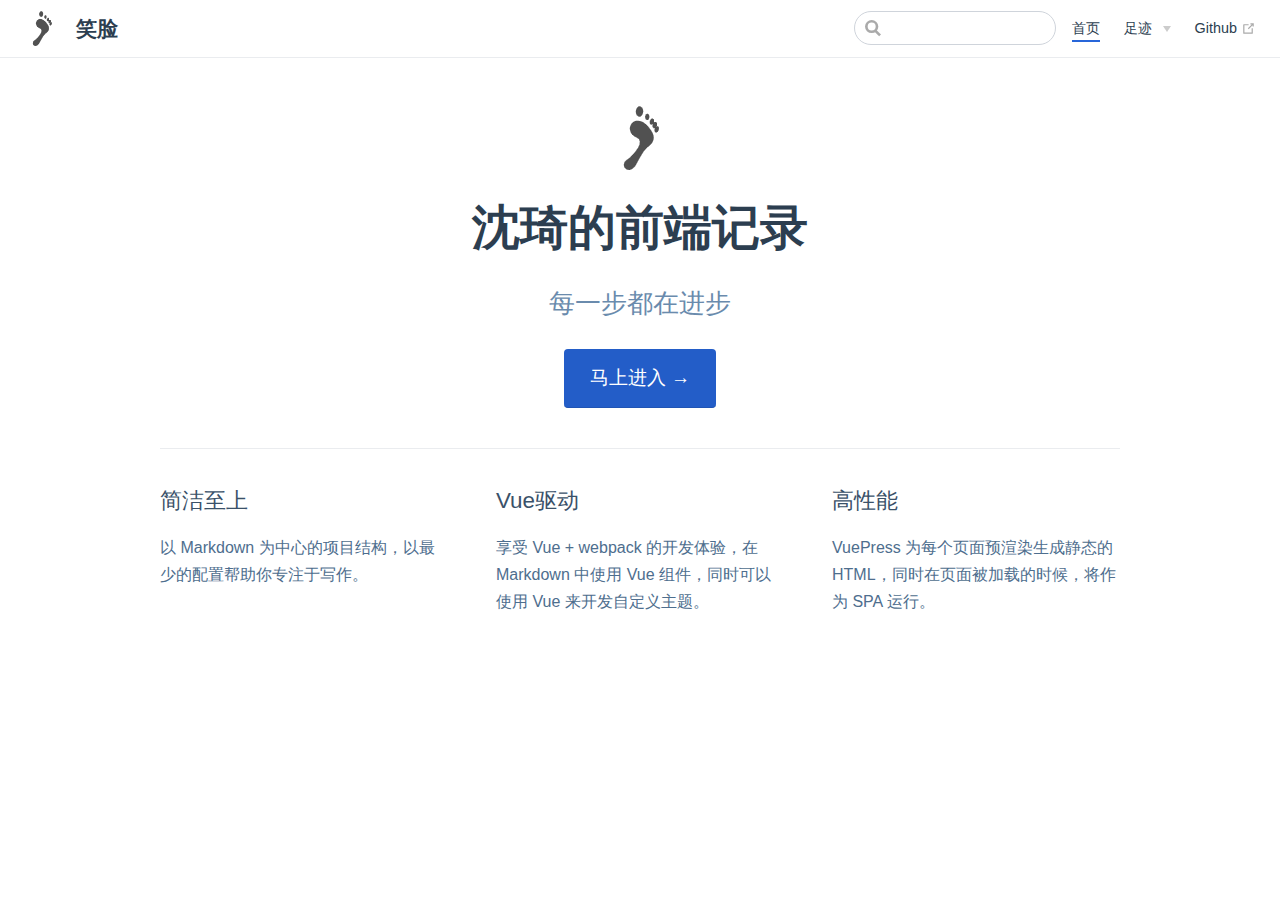
<file: index.html>
<!DOCTYPE html>
<html lang="en-US">
  <head>
    <meta charset="utf-8">
    <meta name="viewport" content="width=device-width,initial-scale=1">
    <title>笑脸</title>
    <meta name="description" content="沈琦的前端记录">
    <link rel="icon" href="/logo.png">
    
    <link rel="preload" href="/assets/css/0.styles.bd0a5c9c.css" as="style"><link rel="preload" href="/assets/js/app.c331e650.js" as="script"><link rel="preload" href="/assets/js/2.ac075a38.js" as="script"><link rel="preload" href="/assets/js/7.41ea3be2.js" as="script"><link rel="prefetch" href="/assets/js/10.84241aa5.js"><link rel="prefetch" href="/assets/js/11.813eab8f.js"><link rel="prefetch" href="/assets/js/12.773b513c.js"><link rel="prefetch" href="/assets/js/13.6d5e4273.js"><link rel="prefetch" href="/assets/js/3.be99b26c.js"><link rel="prefetch" href="/assets/js/4.80554a79.js"><link rel="prefetch" href="/assets/js/5.afda3e1a.js"><link rel="prefetch" href="/assets/js/6.c2ffe02f.js"><link rel="prefetch" href="/assets/js/8.147bd732.js"><link rel="prefetch" href="/assets/js/9.4aaeb918.js">
    <link rel="stylesheet" href="/assets/css/0.styles.bd0a5c9c.css">
  </head>
  <body>
    <div id="app" data-server-rendered="true"><div class="theme-container no-sidebar"><header class="navbar"><div class="sidebar-button"><svg xmlns="http://www.w3.org/2000/svg" aria-hidden="true" role="img" viewBox="0 0 448 512" class="icon"><path fill="currentColor" d="M436 124H12c-6.627 0-12-5.373-12-12V80c0-6.627 5.373-12 12-12h424c6.627 0 12 5.373 12 12v32c0 6.627-5.373 12-12 12zm0 160H12c-6.627 0-12-5.373-12-12v-32c0-6.627 5.373-12 12-12h424c6.627 0 12 5.373 12 12v32c0 6.627-5.373 12-12 12zm0 160H12c-6.627 0-12-5.373-12-12v-32c0-6.627 5.373-12 12-12h424c6.627 0 12 5.373 12 12v32c0 6.627-5.373 12-12 12z"></path></svg></div> <a href="/" class="home-link router-link-exact-active router-link-active"><img src="/logo.png" alt="笑脸" class="logo"> <span class="site-name can-hide">笑脸</span></a> <div class="links"><div class="search-box"><input aria-label="Search" autocomplete="off" spellcheck="false" value=""> <!----></div> <nav class="nav-links can-hide"><div class="nav-item"><a href="/" class="nav-link router-link-exact-active router-link-active">首页</a></div><div class="nav-item"><div class="dropdown-wrapper"><button type="button" aria-label="足迹" class="dropdown-title"><span class="title">足迹</span> <span class="arrow right"></span></button> <ul class="nav-dropdown" style="display:none;"><li class="dropdown-item"><!----> <a href="/pages/folder1/test1.html" class="nav-link">原生JS</a></li></ul></div></div><div class="nav-item"><a href="https://github.com/dwanda" target="_blank" rel="noopener noreferrer" class="nav-link external">
  Github
  <svg xmlns="http://www.w3.org/2000/svg" aria-hidden="true" x="0px" y="0px" viewBox="0 0 100 100" width="15" height="15" class="icon outbound"><path fill="currentColor" d="M18.8,85.1h56l0,0c2.2,0,4-1.8,4-4v-32h-8v28h-48v-48h28v-8h-32l0,0c-2.2,0-4,1.8-4,4v56C14.8,83.3,16.6,85.1,18.8,85.1z"></path> <polygon fill="currentColor" points="45.7,48.7 51.3,54.3 77.2,28.5 77.2,37.2 85.2,37.2 85.2,14.9 62.8,14.9 62.8,22.9 71.5,22.9"></polygon></svg></a></div> <!----></nav></div></header> <div class="sidebar-mask"></div> <aside class="sidebar"><nav class="nav-links"><div class="nav-item"><a href="/" class="nav-link router-link-exact-active router-link-active">首页</a></div><div class="nav-item"><div class="dropdown-wrapper"><button type="button" aria-label="足迹" class="dropdown-title"><span class="title">足迹</span> <span class="arrow right"></span></button> <ul class="nav-dropdown" style="display:none;"><li class="dropdown-item"><!----> <a href="/pages/folder1/test1.html" class="nav-link">原生JS</a></li></ul></div></div><div class="nav-item"><a href="https://github.com/dwanda" target="_blank" rel="noopener noreferrer" class="nav-link external">
  Github
  <svg xmlns="http://www.w3.org/2000/svg" aria-hidden="true" x="0px" y="0px" viewBox="0 0 100 100" width="15" height="15" class="icon outbound"><path fill="currentColor" d="M18.8,85.1h56l0,0c2.2,0,4-1.8,4-4v-32h-8v28h-48v-48h28v-8h-32l0,0c-2.2,0-4,1.8-4,4v56C14.8,83.3,16.6,85.1,18.8,85.1z"></path> <polygon fill="currentColor" points="45.7,48.7 51.3,54.3 77.2,28.5 77.2,37.2 85.2,37.2 85.2,14.9 62.8,14.9 62.8,22.9 71.5,22.9"></polygon></svg></a></div> <!----></nav>  <!----> </aside> <main aria-labelledby="main-title" class="home"><header class="hero"><img src="/logo.png" alt="hero"> <h1 id="main-title">沈琦的前端记录</h1> <p class="description">
      每一步都在进步
    </p> <p class="action"><a href="/pages/folder1/test1.html" class="nav-link action-button">马上进入 →</a></p></header> <div class="features"><div class="feature"><h2>简洁至上</h2> <p>以 Markdown 为中心的项目结构，以最少的配置帮助你专注于写作。</p></div><div class="feature"><h2>Vue驱动</h2> <p>享受 Vue + webpack 的开发体验，在 Markdown 中使用 Vue 组件，同时可以使用 Vue 来开发自定义主题。</p></div><div class="feature"><h2>高性能</h2> <p>VuePress 为每个页面预渲染生成静态的 HTML，同时在页面被加载的时候，将作为 SPA 运行。</p></div></div> <div class="theme-default-content custom content__default"></div> <!----></main></div><div class="global-ui"></div></div>
    <script src="/assets/js/app.c331e650.js" defer></script><script src="/assets/js/2.ac075a38.js" defer></script><script src="/assets/js/7.41ea3be2.js" defer></script>
  </body>
</html>
</file>
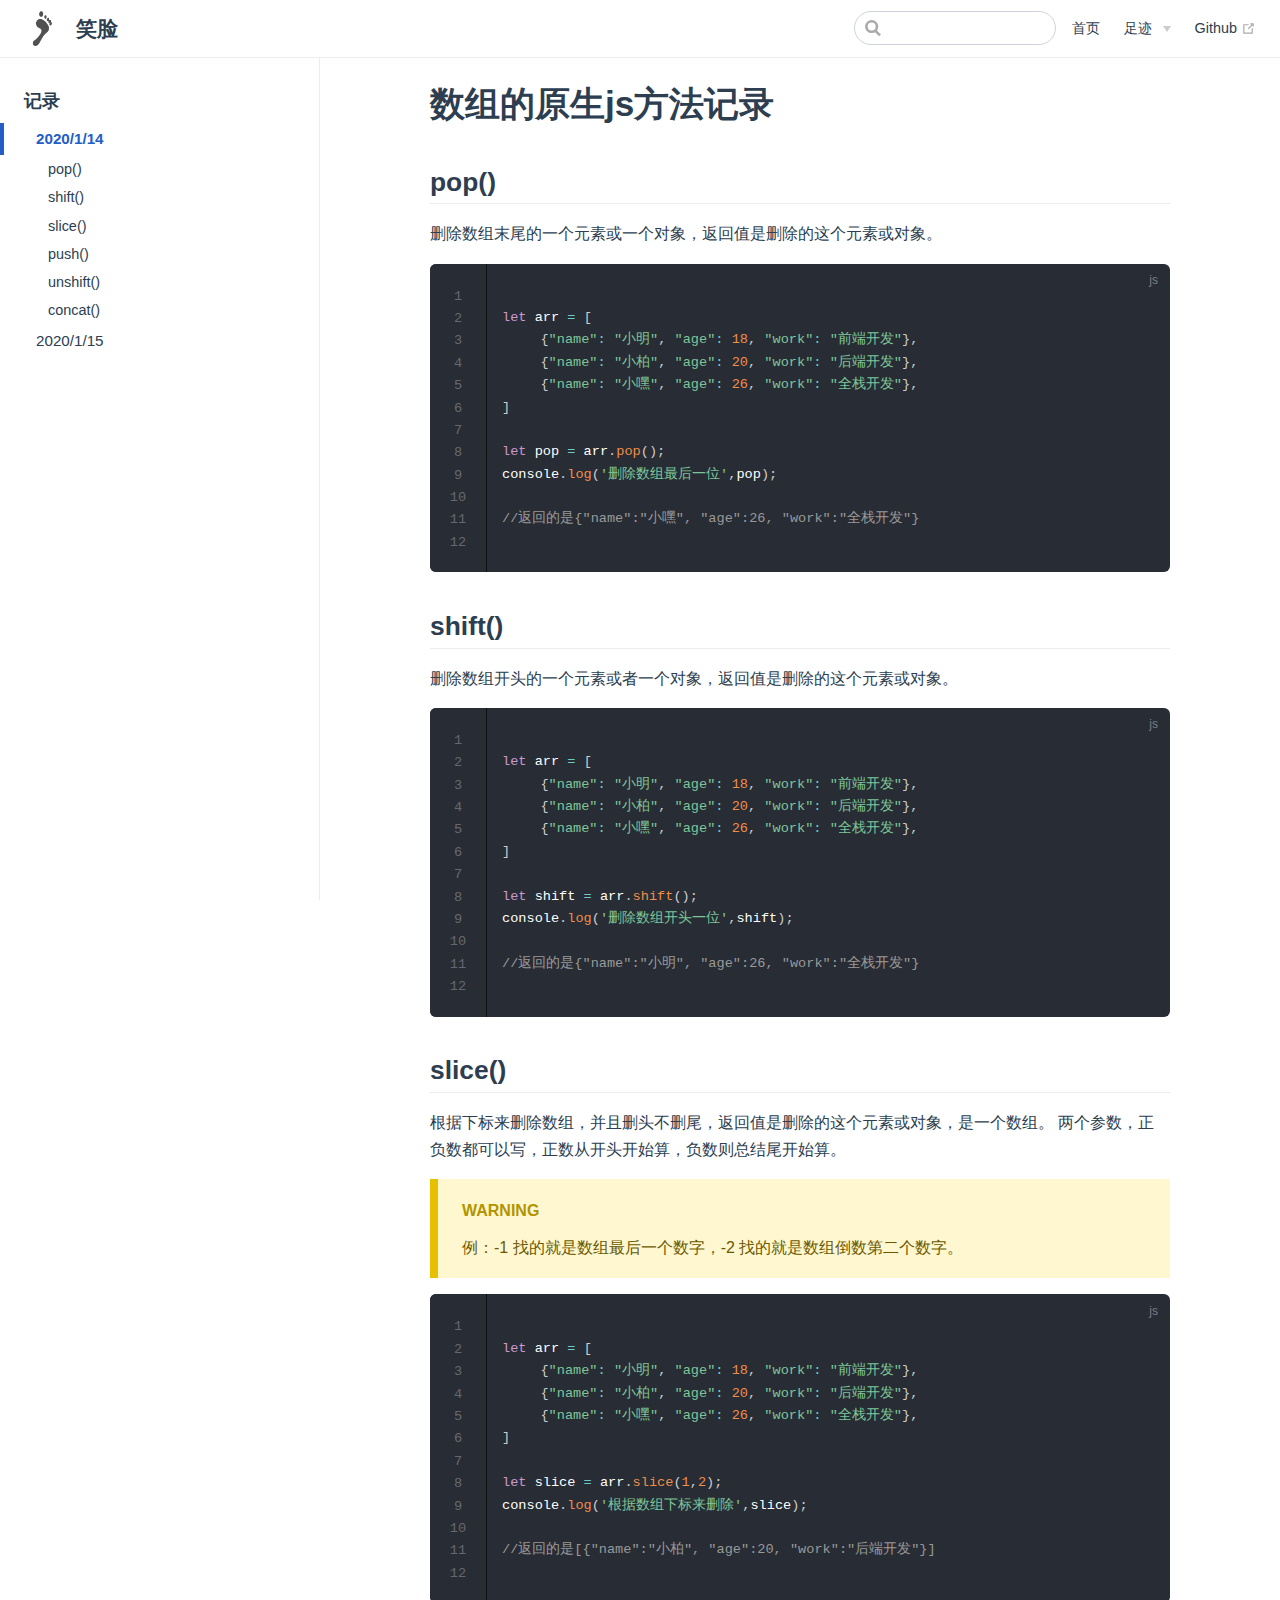
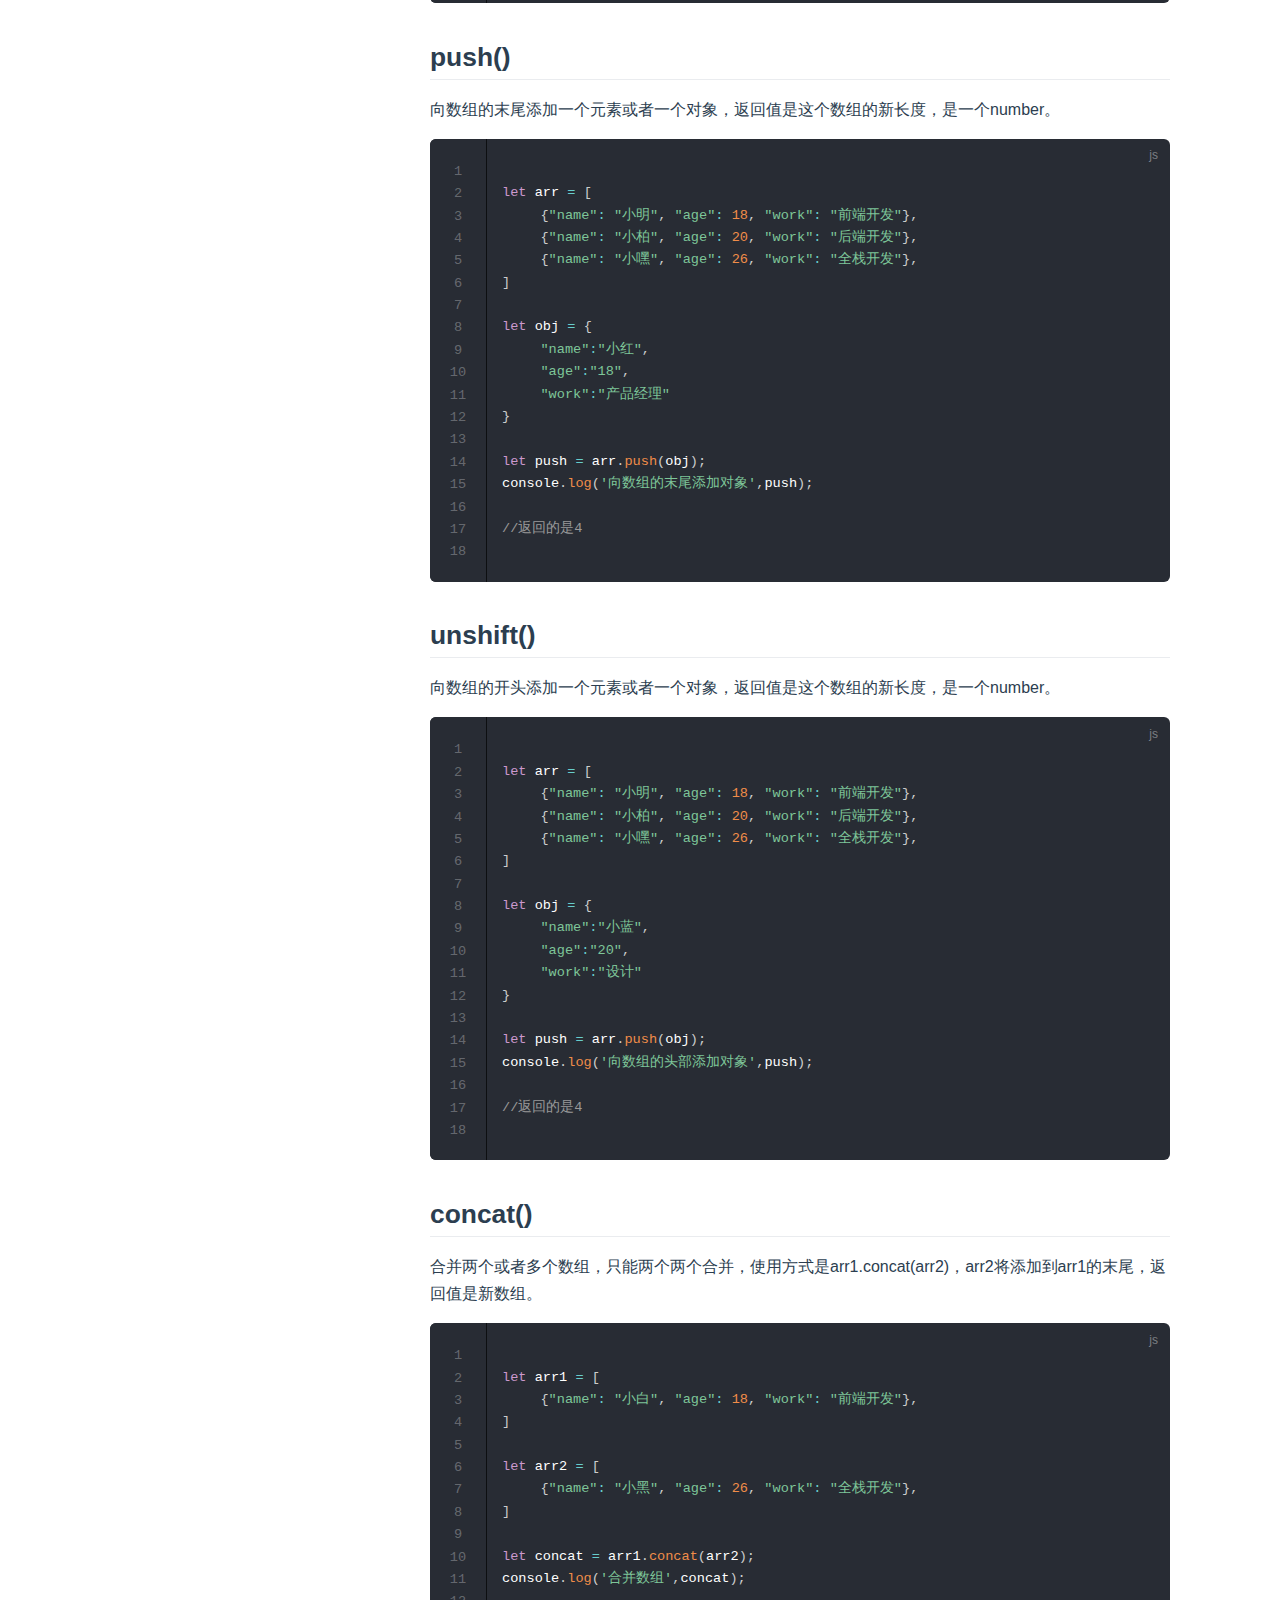
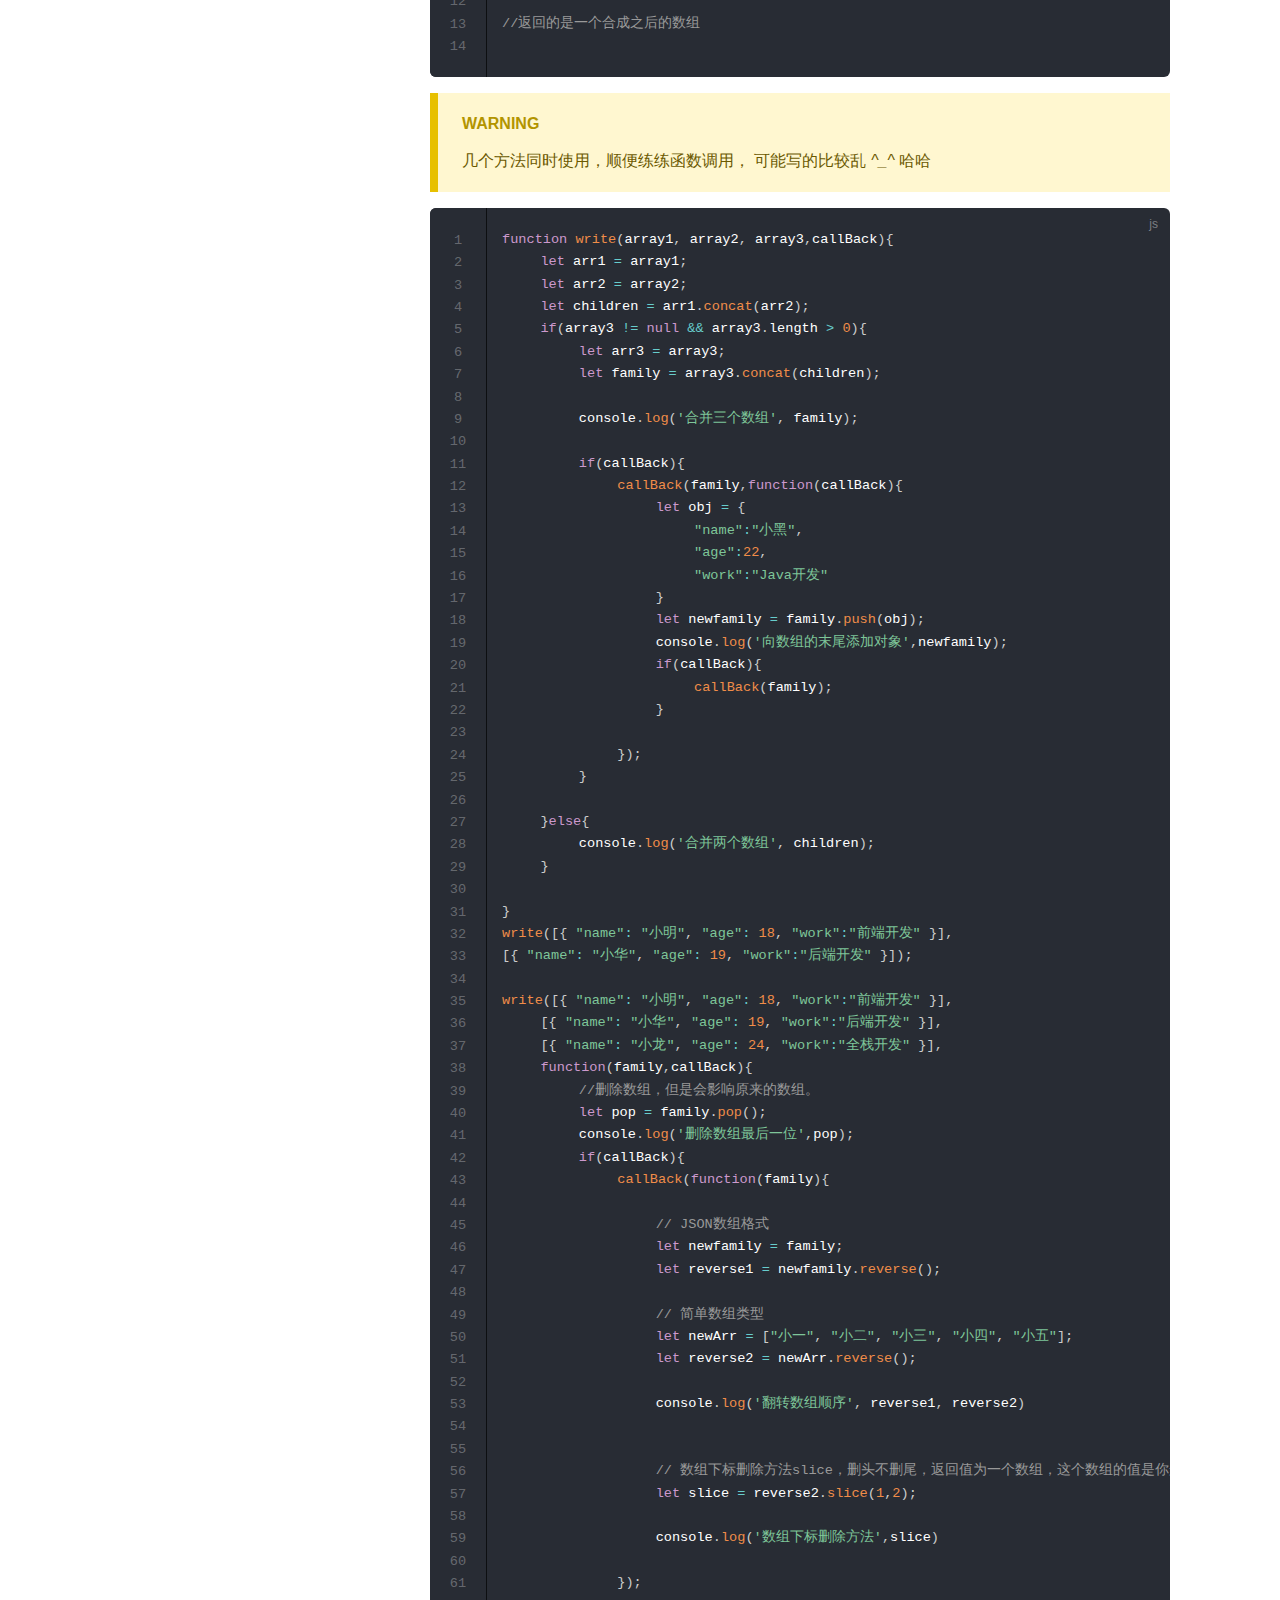
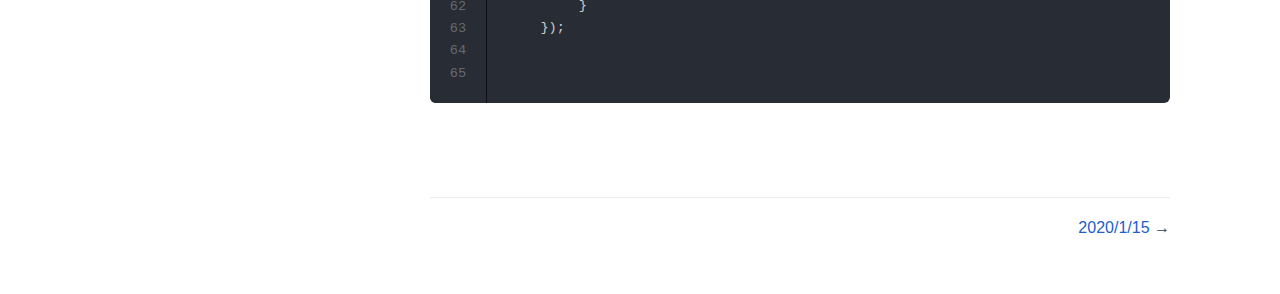
<file: pages/folder1/test1.html>
<!DOCTYPE html>
<html lang="en-US">
  <head>
    <meta charset="utf-8">
    <meta name="viewport" content="width=device-width,initial-scale=1">
    <title>数组的原生js方法记录 | 笑脸</title>
    <meta name="description" content="沈琦的前端记录">
    <link rel="icon" href="/logo.png">
    
    <link rel="preload" href="/assets/css/0.styles.bd0a5c9c.css" as="style"><link rel="preload" href="/assets/js/app.c331e650.js" as="script"><link rel="preload" href="/assets/js/2.ac075a38.js" as="script"><link rel="preload" href="/assets/js/8.147bd732.js" as="script"><link rel="prefetch" href="/assets/js/10.84241aa5.js"><link rel="prefetch" href="/assets/js/11.813eab8f.js"><link rel="prefetch" href="/assets/js/12.773b513c.js"><link rel="prefetch" href="/assets/js/13.6d5e4273.js"><link rel="prefetch" href="/assets/js/3.be99b26c.js"><link rel="prefetch" href="/assets/js/4.80554a79.js"><link rel="prefetch" href="/assets/js/5.afda3e1a.js"><link rel="prefetch" href="/assets/js/6.c2ffe02f.js"><link rel="prefetch" href="/assets/js/7.41ea3be2.js"><link rel="prefetch" href="/assets/js/9.4aaeb918.js">
    <link rel="stylesheet" href="/assets/css/0.styles.bd0a5c9c.css">
  </head>
  <body>
    <div id="app" data-server-rendered="true"><div class="theme-container"><header class="navbar"><div class="sidebar-button"><svg xmlns="http://www.w3.org/2000/svg" aria-hidden="true" role="img" viewBox="0 0 448 512" class="icon"><path fill="currentColor" d="M436 124H12c-6.627 0-12-5.373-12-12V80c0-6.627 5.373-12 12-12h424c6.627 0 12 5.373 12 12v32c0 6.627-5.373 12-12 12zm0 160H12c-6.627 0-12-5.373-12-12v-32c0-6.627 5.373-12 12-12h424c6.627 0 12 5.373 12 12v32c0 6.627-5.373 12-12 12zm0 160H12c-6.627 0-12-5.373-12-12v-32c0-6.627 5.373-12 12-12h424c6.627 0 12 5.373 12 12v32c0 6.627-5.373 12-12 12z"></path></svg></div> <a href="/" class="home-link router-link-active"><img src="/logo.png" alt="笑脸" class="logo"> <span class="site-name can-hide">笑脸</span></a> <div class="links"><div class="search-box"><input aria-label="Search" autocomplete="off" spellcheck="false" value=""> <!----></div> <nav class="nav-links can-hide"><div class="nav-item"><a href="/" class="nav-link">首页</a></div><div class="nav-item"><div class="dropdown-wrapper"><button type="button" aria-label="足迹" class="dropdown-title"><span class="title">足迹</span> <span class="arrow right"></span></button> <ul class="nav-dropdown" style="display:none;"><li class="dropdown-item"><!----> <a href="/pages/folder1/test1.html" class="nav-link router-link-exact-active router-link-active">原生JS</a></li></ul></div></div><div class="nav-item"><a href="https://github.com/dwanda" target="_blank" rel="noopener noreferrer" class="nav-link external">
  Github
  <svg xmlns="http://www.w3.org/2000/svg" aria-hidden="true" x="0px" y="0px" viewBox="0 0 100 100" width="15" height="15" class="icon outbound"><path fill="currentColor" d="M18.8,85.1h56l0,0c2.2,0,4-1.8,4-4v-32h-8v28h-48v-48h28v-8h-32l0,0c-2.2,0-4,1.8-4,4v56C14.8,83.3,16.6,85.1,18.8,85.1z"></path> <polygon fill="currentColor" points="45.7,48.7 51.3,54.3 77.2,28.5 77.2,37.2 85.2,37.2 85.2,14.9 62.8,14.9 62.8,22.9 71.5,22.9"></polygon></svg></a></div> <!----></nav></div></header> <div class="sidebar-mask"></div> <aside class="sidebar"><nav class="nav-links"><div class="nav-item"><a href="/" class="nav-link">首页</a></div><div class="nav-item"><div class="dropdown-wrapper"><button type="button" aria-label="足迹" class="dropdown-title"><span class="title">足迹</span> <span class="arrow right"></span></button> <ul class="nav-dropdown" style="display:none;"><li class="dropdown-item"><!----> <a href="/pages/folder1/test1.html" class="nav-link router-link-exact-active router-link-active">原生JS</a></li></ul></div></div><div class="nav-item"><a href="https://github.com/dwanda" target="_blank" rel="noopener noreferrer" class="nav-link external">
  Github
  <svg xmlns="http://www.w3.org/2000/svg" aria-hidden="true" x="0px" y="0px" viewBox="0 0 100 100" width="15" height="15" class="icon outbound"><path fill="currentColor" d="M18.8,85.1h56l0,0c2.2,0,4-1.8,4-4v-32h-8v28h-48v-48h28v-8h-32l0,0c-2.2,0-4,1.8-4,4v56C14.8,83.3,16.6,85.1,18.8,85.1z"></path> <polygon fill="currentColor" points="45.7,48.7 51.3,54.3 77.2,28.5 77.2,37.2 85.2,37.2 85.2,14.9 62.8,14.9 62.8,22.9 71.5,22.9"></polygon></svg></a></div> <!----></nav>  <ul class="sidebar-links"><li><section class="sidebar-group depth-0"><p class="sidebar-heading open"><span>记录</span> <!----></p> <ul class="sidebar-links sidebar-group-items"><li><a href="/pages/folder1/test1.html" class="active sidebar-link">2020/1/14</a><ul class="sidebar-sub-headers"><li class="sidebar-sub-header"><a href="/pages/folder1/test1.html#pop" class="sidebar-link">pop()</a></li><li class="sidebar-sub-header"><a href="/pages/folder1/test1.html#shift" class="sidebar-link">shift()</a></li><li class="sidebar-sub-header"><a href="/pages/folder1/test1.html#slice" class="sidebar-link">slice()</a></li><li class="sidebar-sub-header"><a href="/pages/folder1/test1.html#push" class="sidebar-link">push()</a></li><li class="sidebar-sub-header"><a href="/pages/folder1/test1.html#unshift" class="sidebar-link">unshift()</a></li><li class="sidebar-sub-header"><a href="/pages/folder1/test1.html#concat" class="sidebar-link">concat()</a></li></ul></li><li><a href="/pages/folder1/test2.html" class="sidebar-link">2020/1/15</a></li></ul></section></li></ul> </aside> <main class="page"> <div class="theme-default-content content__default"><h1 id="数组的原生js方法记录"><a href="#数组的原生js方法记录" class="header-anchor">#</a> 数组的原生js方法记录</h1> <h2 id="pop"><a href="#pop" class="header-anchor">#</a> pop()</h2> <p>删除数组末尾的一个元素或一个对象，返回值是删除的这个元素或对象。</p> <div class="language-js line-numbers-mode"><pre class="language-js"><code>
<span class="token keyword">let</span> arr <span class="token operator">=</span> <span class="token punctuation">[</span>
	<span class="token punctuation">{</span><span class="token string">&quot;name&quot;</span><span class="token operator">:</span> <span class="token string">&quot;小明&quot;</span><span class="token punctuation">,</span> <span class="token string">&quot;age&quot;</span><span class="token operator">:</span> <span class="token number">18</span><span class="token punctuation">,</span> <span class="token string">&quot;work&quot;</span><span class="token operator">:</span> <span class="token string">&quot;前端开发&quot;</span><span class="token punctuation">}</span><span class="token punctuation">,</span>
	<span class="token punctuation">{</span><span class="token string">&quot;name&quot;</span><span class="token operator">:</span> <span class="token string">&quot;小柏&quot;</span><span class="token punctuation">,</span> <span class="token string">&quot;age&quot;</span><span class="token operator">:</span> <span class="token number">20</span><span class="token punctuation">,</span> <span class="token string">&quot;work&quot;</span><span class="token operator">:</span> <span class="token string">&quot;后端开发&quot;</span><span class="token punctuation">}</span><span class="token punctuation">,</span>
	<span class="token punctuation">{</span><span class="token string">&quot;name&quot;</span><span class="token operator">:</span> <span class="token string">&quot;小嘿&quot;</span><span class="token punctuation">,</span> <span class="token string">&quot;age&quot;</span><span class="token operator">:</span> <span class="token number">26</span><span class="token punctuation">,</span> <span class="token string">&quot;work&quot;</span><span class="token operator">:</span> <span class="token string">&quot;全栈开发&quot;</span><span class="token punctuation">}</span><span class="token punctuation">,</span>
<span class="token punctuation">]</span>

<span class="token keyword">let</span> pop <span class="token operator">=</span> arr<span class="token punctuation">.</span><span class="token function">pop</span><span class="token punctuation">(</span><span class="token punctuation">)</span><span class="token punctuation">;</span>
console<span class="token punctuation">.</span><span class="token function">log</span><span class="token punctuation">(</span><span class="token string">'删除数组最后一位'</span><span class="token punctuation">,</span>pop<span class="token punctuation">)</span><span class="token punctuation">;</span>

<span class="token comment">//返回的是{&quot;name&quot;:&quot;小嘿&quot;, &quot;age&quot;:26, &quot;work&quot;:&quot;全栈开发&quot;}</span>

</code></pre> <div class="line-numbers-wrapper"><span class="line-number">1</span><br><span class="line-number">2</span><br><span class="line-number">3</span><br><span class="line-number">4</span><br><span class="line-number">5</span><br><span class="line-number">6</span><br><span class="line-number">7</span><br><span class="line-number">8</span><br><span class="line-number">9</span><br><span class="line-number">10</span><br><span class="line-number">11</span><br><span class="line-number">12</span><br></div></div><h2 id="shift"><a href="#shift" class="header-anchor">#</a> shift()</h2> <p>删除数组开头的一个元素或者一个对象，返回值是删除的这个元素或对象。</p> <div class="language-js line-numbers-mode"><pre class="language-js"><code>
<span class="token keyword">let</span> arr <span class="token operator">=</span> <span class="token punctuation">[</span>
	<span class="token punctuation">{</span><span class="token string">&quot;name&quot;</span><span class="token operator">:</span> <span class="token string">&quot;小明&quot;</span><span class="token punctuation">,</span> <span class="token string">&quot;age&quot;</span><span class="token operator">:</span> <span class="token number">18</span><span class="token punctuation">,</span> <span class="token string">&quot;work&quot;</span><span class="token operator">:</span> <span class="token string">&quot;前端开发&quot;</span><span class="token punctuation">}</span><span class="token punctuation">,</span>
	<span class="token punctuation">{</span><span class="token string">&quot;name&quot;</span><span class="token operator">:</span> <span class="token string">&quot;小柏&quot;</span><span class="token punctuation">,</span> <span class="token string">&quot;age&quot;</span><span class="token operator">:</span> <span class="token number">20</span><span class="token punctuation">,</span> <span class="token string">&quot;work&quot;</span><span class="token operator">:</span> <span class="token string">&quot;后端开发&quot;</span><span class="token punctuation">}</span><span class="token punctuation">,</span>
	<span class="token punctuation">{</span><span class="token string">&quot;name&quot;</span><span class="token operator">:</span> <span class="token string">&quot;小嘿&quot;</span><span class="token punctuation">,</span> <span class="token string">&quot;age&quot;</span><span class="token operator">:</span> <span class="token number">26</span><span class="token punctuation">,</span> <span class="token string">&quot;work&quot;</span><span class="token operator">:</span> <span class="token string">&quot;全栈开发&quot;</span><span class="token punctuation">}</span><span class="token punctuation">,</span>
<span class="token punctuation">]</span>

<span class="token keyword">let</span> shift <span class="token operator">=</span> arr<span class="token punctuation">.</span><span class="token function">shift</span><span class="token punctuation">(</span><span class="token punctuation">)</span><span class="token punctuation">;</span>
console<span class="token punctuation">.</span><span class="token function">log</span><span class="token punctuation">(</span><span class="token string">'删除数组开头一位'</span><span class="token punctuation">,</span>shift<span class="token punctuation">)</span><span class="token punctuation">;</span>

<span class="token comment">//返回的是{&quot;name&quot;:&quot;小明&quot;, &quot;age&quot;:26, &quot;work&quot;:&quot;全栈开发&quot;}</span>

</code></pre> <div class="line-numbers-wrapper"><span class="line-number">1</span><br><span class="line-number">2</span><br><span class="line-number">3</span><br><span class="line-number">4</span><br><span class="line-number">5</span><br><span class="line-number">6</span><br><span class="line-number">7</span><br><span class="line-number">8</span><br><span class="line-number">9</span><br><span class="line-number">10</span><br><span class="line-number">11</span><br><span class="line-number">12</span><br></div></div><h2 id="slice"><a href="#slice" class="header-anchor">#</a> slice()</h2> <p>根据下标来删除数组，并且删头不删尾，返回值是删除的这个元素或对象，是一个数组。
两个参数，正负数都可以写，正数从开头开始算，负数则总结尾开始算。</p> <div class="custom-block warning"><p class="custom-block-title">WARNING</p> <p>例：-1 找的就是数组最后一个数字，-2 找的就是数组倒数第二个数字。</p></div> <div class="language-js line-numbers-mode"><pre class="language-js"><code>
<span class="token keyword">let</span> arr <span class="token operator">=</span> <span class="token punctuation">[</span>
	<span class="token punctuation">{</span><span class="token string">&quot;name&quot;</span><span class="token operator">:</span> <span class="token string">&quot;小明&quot;</span><span class="token punctuation">,</span> <span class="token string">&quot;age&quot;</span><span class="token operator">:</span> <span class="token number">18</span><span class="token punctuation">,</span> <span class="token string">&quot;work&quot;</span><span class="token operator">:</span> <span class="token string">&quot;前端开发&quot;</span><span class="token punctuation">}</span><span class="token punctuation">,</span>
	<span class="token punctuation">{</span><span class="token string">&quot;name&quot;</span><span class="token operator">:</span> <span class="token string">&quot;小柏&quot;</span><span class="token punctuation">,</span> <span class="token string">&quot;age&quot;</span><span class="token operator">:</span> <span class="token number">20</span><span class="token punctuation">,</span> <span class="token string">&quot;work&quot;</span><span class="token operator">:</span> <span class="token string">&quot;后端开发&quot;</span><span class="token punctuation">}</span><span class="token punctuation">,</span>
	<span class="token punctuation">{</span><span class="token string">&quot;name&quot;</span><span class="token operator">:</span> <span class="token string">&quot;小嘿&quot;</span><span class="token punctuation">,</span> <span class="token string">&quot;age&quot;</span><span class="token operator">:</span> <span class="token number">26</span><span class="token punctuation">,</span> <span class="token string">&quot;work&quot;</span><span class="token operator">:</span> <span class="token string">&quot;全栈开发&quot;</span><span class="token punctuation">}</span><span class="token punctuation">,</span>
<span class="token punctuation">]</span>

<span class="token keyword">let</span> slice <span class="token operator">=</span> arr<span class="token punctuation">.</span><span class="token function">slice</span><span class="token punctuation">(</span><span class="token number">1</span><span class="token punctuation">,</span><span class="token number">2</span><span class="token punctuation">)</span><span class="token punctuation">;</span>
console<span class="token punctuation">.</span><span class="token function">log</span><span class="token punctuation">(</span><span class="token string">'根据数组下标来删除'</span><span class="token punctuation">,</span>slice<span class="token punctuation">)</span><span class="token punctuation">;</span>

<span class="token comment">//返回的是[{&quot;name&quot;:&quot;小柏&quot;, &quot;age&quot;:20, &quot;work&quot;:&quot;后端开发&quot;}]</span>

</code></pre> <div class="line-numbers-wrapper"><span class="line-number">1</span><br><span class="line-number">2</span><br><span class="line-number">3</span><br><span class="line-number">4</span><br><span class="line-number">5</span><br><span class="line-number">6</span><br><span class="line-number">7</span><br><span class="line-number">8</span><br><span class="line-number">9</span><br><span class="line-number">10</span><br><span class="line-number">11</span><br><span class="line-number">12</span><br></div></div><h2 id="push"><a href="#push" class="header-anchor">#</a> push()</h2> <p>向数组的末尾添加一个元素或者一个对象，返回值是这个数组的新长度，是一个number。</p> <div class="language-js line-numbers-mode"><pre class="language-js"><code>
<span class="token keyword">let</span> arr <span class="token operator">=</span> <span class="token punctuation">[</span>
	<span class="token punctuation">{</span><span class="token string">&quot;name&quot;</span><span class="token operator">:</span> <span class="token string">&quot;小明&quot;</span><span class="token punctuation">,</span> <span class="token string">&quot;age&quot;</span><span class="token operator">:</span> <span class="token number">18</span><span class="token punctuation">,</span> <span class="token string">&quot;work&quot;</span><span class="token operator">:</span> <span class="token string">&quot;前端开发&quot;</span><span class="token punctuation">}</span><span class="token punctuation">,</span>
	<span class="token punctuation">{</span><span class="token string">&quot;name&quot;</span><span class="token operator">:</span> <span class="token string">&quot;小柏&quot;</span><span class="token punctuation">,</span> <span class="token string">&quot;age&quot;</span><span class="token operator">:</span> <span class="token number">20</span><span class="token punctuation">,</span> <span class="token string">&quot;work&quot;</span><span class="token operator">:</span> <span class="token string">&quot;后端开发&quot;</span><span class="token punctuation">}</span><span class="token punctuation">,</span>
	<span class="token punctuation">{</span><span class="token string">&quot;name&quot;</span><span class="token operator">:</span> <span class="token string">&quot;小嘿&quot;</span><span class="token punctuation">,</span> <span class="token string">&quot;age&quot;</span><span class="token operator">:</span> <span class="token number">26</span><span class="token punctuation">,</span> <span class="token string">&quot;work&quot;</span><span class="token operator">:</span> <span class="token string">&quot;全栈开发&quot;</span><span class="token punctuation">}</span><span class="token punctuation">,</span>
<span class="token punctuation">]</span>

<span class="token keyword">let</span> obj <span class="token operator">=</span> <span class="token punctuation">{</span>
	<span class="token string">&quot;name&quot;</span><span class="token operator">:</span><span class="token string">&quot;小红&quot;</span><span class="token punctuation">,</span>
	<span class="token string">&quot;age&quot;</span><span class="token operator">:</span><span class="token string">&quot;18&quot;</span><span class="token punctuation">,</span>
	<span class="token string">&quot;work&quot;</span><span class="token operator">:</span><span class="token string">&quot;产品经理&quot;</span>
<span class="token punctuation">}</span>

<span class="token keyword">let</span> push <span class="token operator">=</span> arr<span class="token punctuation">.</span><span class="token function">push</span><span class="token punctuation">(</span>obj<span class="token punctuation">)</span><span class="token punctuation">;</span>
console<span class="token punctuation">.</span><span class="token function">log</span><span class="token punctuation">(</span><span class="token string">'向数组的末尾添加对象'</span><span class="token punctuation">,</span>push<span class="token punctuation">)</span><span class="token punctuation">;</span>

<span class="token comment">//返回的是4</span>

</code></pre> <div class="line-numbers-wrapper"><span class="line-number">1</span><br><span class="line-number">2</span><br><span class="line-number">3</span><br><span class="line-number">4</span><br><span class="line-number">5</span><br><span class="line-number">6</span><br><span class="line-number">7</span><br><span class="line-number">8</span><br><span class="line-number">9</span><br><span class="line-number">10</span><br><span class="line-number">11</span><br><span class="line-number">12</span><br><span class="line-number">13</span><br><span class="line-number">14</span><br><span class="line-number">15</span><br><span class="line-number">16</span><br><span class="line-number">17</span><br><span class="line-number">18</span><br></div></div><h2 id="unshift"><a href="#unshift" class="header-anchor">#</a> unshift()</h2> <p>向数组的开头添加一个元素或者一个对象，返回值是这个数组的新长度，是一个number。</p> <div class="language-js line-numbers-mode"><pre class="language-js"><code>
<span class="token keyword">let</span> arr <span class="token operator">=</span> <span class="token punctuation">[</span>
	<span class="token punctuation">{</span><span class="token string">&quot;name&quot;</span><span class="token operator">:</span> <span class="token string">&quot;小明&quot;</span><span class="token punctuation">,</span> <span class="token string">&quot;age&quot;</span><span class="token operator">:</span> <span class="token number">18</span><span class="token punctuation">,</span> <span class="token string">&quot;work&quot;</span><span class="token operator">:</span> <span class="token string">&quot;前端开发&quot;</span><span class="token punctuation">}</span><span class="token punctuation">,</span>
	<span class="token punctuation">{</span><span class="token string">&quot;name&quot;</span><span class="token operator">:</span> <span class="token string">&quot;小柏&quot;</span><span class="token punctuation">,</span> <span class="token string">&quot;age&quot;</span><span class="token operator">:</span> <span class="token number">20</span><span class="token punctuation">,</span> <span class="token string">&quot;work&quot;</span><span class="token operator">:</span> <span class="token string">&quot;后端开发&quot;</span><span class="token punctuation">}</span><span class="token punctuation">,</span>
	<span class="token punctuation">{</span><span class="token string">&quot;name&quot;</span><span class="token operator">:</span> <span class="token string">&quot;小嘿&quot;</span><span class="token punctuation">,</span> <span class="token string">&quot;age&quot;</span><span class="token operator">:</span> <span class="token number">26</span><span class="token punctuation">,</span> <span class="token string">&quot;work&quot;</span><span class="token operator">:</span> <span class="token string">&quot;全栈开发&quot;</span><span class="token punctuation">}</span><span class="token punctuation">,</span>
<span class="token punctuation">]</span>

<span class="token keyword">let</span> obj <span class="token operator">=</span> <span class="token punctuation">{</span>
	<span class="token string">&quot;name&quot;</span><span class="token operator">:</span><span class="token string">&quot;小蓝&quot;</span><span class="token punctuation">,</span>
	<span class="token string">&quot;age&quot;</span><span class="token operator">:</span><span class="token string">&quot;20&quot;</span><span class="token punctuation">,</span>
	<span class="token string">&quot;work&quot;</span><span class="token operator">:</span><span class="token string">&quot;设计&quot;</span>
<span class="token punctuation">}</span>

<span class="token keyword">let</span> push <span class="token operator">=</span> arr<span class="token punctuation">.</span><span class="token function">push</span><span class="token punctuation">(</span>obj<span class="token punctuation">)</span><span class="token punctuation">;</span>
console<span class="token punctuation">.</span><span class="token function">log</span><span class="token punctuation">(</span><span class="token string">'向数组的头部添加对象'</span><span class="token punctuation">,</span>push<span class="token punctuation">)</span><span class="token punctuation">;</span>

<span class="token comment">//返回的是4</span>

</code></pre> <div class="line-numbers-wrapper"><span class="line-number">1</span><br><span class="line-number">2</span><br><span class="line-number">3</span><br><span class="line-number">4</span><br><span class="line-number">5</span><br><span class="line-number">6</span><br><span class="line-number">7</span><br><span class="line-number">8</span><br><span class="line-number">9</span><br><span class="line-number">10</span><br><span class="line-number">11</span><br><span class="line-number">12</span><br><span class="line-number">13</span><br><span class="line-number">14</span><br><span class="line-number">15</span><br><span class="line-number">16</span><br><span class="line-number">17</span><br><span class="line-number">18</span><br></div></div><h2 id="concat"><a href="#concat" class="header-anchor">#</a> concat()</h2> <p>合并两个或者多个数组，只能两个两个合并，使用方式是arr1.concat(arr2)，arr2将添加到arr1的末尾，返回值是新数组。</p> <div class="language-js line-numbers-mode"><pre class="language-js"><code>
<span class="token keyword">let</span> arr1 <span class="token operator">=</span> <span class="token punctuation">[</span>
	<span class="token punctuation">{</span><span class="token string">&quot;name&quot;</span><span class="token operator">:</span> <span class="token string">&quot;小白&quot;</span><span class="token punctuation">,</span> <span class="token string">&quot;age&quot;</span><span class="token operator">:</span> <span class="token number">18</span><span class="token punctuation">,</span> <span class="token string">&quot;work&quot;</span><span class="token operator">:</span> <span class="token string">&quot;前端开发&quot;</span><span class="token punctuation">}</span><span class="token punctuation">,</span>
<span class="token punctuation">]</span>

<span class="token keyword">let</span> arr2 <span class="token operator">=</span> <span class="token punctuation">[</span>
	<span class="token punctuation">{</span><span class="token string">&quot;name&quot;</span><span class="token operator">:</span> <span class="token string">&quot;小黑&quot;</span><span class="token punctuation">,</span> <span class="token string">&quot;age&quot;</span><span class="token operator">:</span> <span class="token number">26</span><span class="token punctuation">,</span> <span class="token string">&quot;work&quot;</span><span class="token operator">:</span> <span class="token string">&quot;全栈开发&quot;</span><span class="token punctuation">}</span><span class="token punctuation">,</span>
<span class="token punctuation">]</span>
		
<span class="token keyword">let</span> concat <span class="token operator">=</span> arr1<span class="token punctuation">.</span><span class="token function">concat</span><span class="token punctuation">(</span>arr2<span class="token punctuation">)</span><span class="token punctuation">;</span>
console<span class="token punctuation">.</span><span class="token function">log</span><span class="token punctuation">(</span><span class="token string">'合并数组'</span><span class="token punctuation">,</span>concat<span class="token punctuation">)</span><span class="token punctuation">;</span>
	
<span class="token comment">//返回的是一个合成之后的数组</span>

</code></pre> <div class="line-numbers-wrapper"><span class="line-number">1</span><br><span class="line-number">2</span><br><span class="line-number">3</span><br><span class="line-number">4</span><br><span class="line-number">5</span><br><span class="line-number">6</span><br><span class="line-number">7</span><br><span class="line-number">8</span><br><span class="line-number">9</span><br><span class="line-number">10</span><br><span class="line-number">11</span><br><span class="line-number">12</span><br><span class="line-number">13</span><br><span class="line-number">14</span><br></div></div><div class="custom-block warning"><p class="custom-block-title">WARNING</p> <p>几个方法同时使用，顺便练练函数调用，
可能写的比较乱 <em>^_^</em> 哈哈</p></div> <div class="language-js line-numbers-mode"><pre class="language-js"><code><span class="token keyword">function</span> <span class="token function">write</span><span class="token punctuation">(</span><span class="token parameter">array1<span class="token punctuation">,</span> array2<span class="token punctuation">,</span> array3<span class="token punctuation">,</span>callBack</span><span class="token punctuation">)</span><span class="token punctuation">{</span>
	<span class="token keyword">let</span> arr1 <span class="token operator">=</span> array1<span class="token punctuation">;</span>
	<span class="token keyword">let</span> arr2 <span class="token operator">=</span> array2<span class="token punctuation">;</span>
	<span class="token keyword">let</span> children <span class="token operator">=</span> arr1<span class="token punctuation">.</span><span class="token function">concat</span><span class="token punctuation">(</span>arr2<span class="token punctuation">)</span><span class="token punctuation">;</span>
	<span class="token keyword">if</span><span class="token punctuation">(</span>array3 <span class="token operator">!=</span> <span class="token keyword">null</span> <span class="token operator">&amp;&amp;</span> array3<span class="token punctuation">.</span>length <span class="token operator">&gt;</span> <span class="token number">0</span><span class="token punctuation">)</span><span class="token punctuation">{</span>
		<span class="token keyword">let</span> arr3 <span class="token operator">=</span> array3<span class="token punctuation">;</span>
		<span class="token keyword">let</span> family <span class="token operator">=</span> array3<span class="token punctuation">.</span><span class="token function">concat</span><span class="token punctuation">(</span>children<span class="token punctuation">)</span><span class="token punctuation">;</span>
		
		console<span class="token punctuation">.</span><span class="token function">log</span><span class="token punctuation">(</span><span class="token string">'合并三个数组'</span><span class="token punctuation">,</span> family<span class="token punctuation">)</span><span class="token punctuation">;</span>
		
		<span class="token keyword">if</span><span class="token punctuation">(</span>callBack<span class="token punctuation">)</span><span class="token punctuation">{</span>
			<span class="token function">callBack</span><span class="token punctuation">(</span>family<span class="token punctuation">,</span><span class="token keyword">function</span><span class="token punctuation">(</span><span class="token parameter">callBack</span><span class="token punctuation">)</span><span class="token punctuation">{</span>
				<span class="token keyword">let</span> obj <span class="token operator">=</span> <span class="token punctuation">{</span>
					<span class="token string">&quot;name&quot;</span><span class="token operator">:</span><span class="token string">&quot;小黑&quot;</span><span class="token punctuation">,</span>
					<span class="token string">&quot;age&quot;</span><span class="token operator">:</span><span class="token number">22</span><span class="token punctuation">,</span>
					<span class="token string">&quot;work&quot;</span><span class="token operator">:</span><span class="token string">&quot;Java开发&quot;</span>
				<span class="token punctuation">}</span>
				<span class="token keyword">let</span> newfamily <span class="token operator">=</span> family<span class="token punctuation">.</span><span class="token function">push</span><span class="token punctuation">(</span>obj<span class="token punctuation">)</span><span class="token punctuation">;</span>
				console<span class="token punctuation">.</span><span class="token function">log</span><span class="token punctuation">(</span><span class="token string">'向数组的末尾添加对象'</span><span class="token punctuation">,</span>newfamily<span class="token punctuation">)</span><span class="token punctuation">;</span>
				<span class="token keyword">if</span><span class="token punctuation">(</span>callBack<span class="token punctuation">)</span><span class="token punctuation">{</span>
					<span class="token function">callBack</span><span class="token punctuation">(</span>family<span class="token punctuation">)</span><span class="token punctuation">;</span>
				<span class="token punctuation">}</span>
				
			<span class="token punctuation">}</span><span class="token punctuation">)</span><span class="token punctuation">;</span>
		<span class="token punctuation">}</span>
		
	<span class="token punctuation">}</span><span class="token keyword">else</span><span class="token punctuation">{</span>
		console<span class="token punctuation">.</span><span class="token function">log</span><span class="token punctuation">(</span><span class="token string">'合并两个数组'</span><span class="token punctuation">,</span> children<span class="token punctuation">)</span><span class="token punctuation">;</span>
	<span class="token punctuation">}</span>
	
<span class="token punctuation">}</span>
<span class="token function">write</span><span class="token punctuation">(</span><span class="token punctuation">[</span><span class="token punctuation">{</span> <span class="token string">&quot;name&quot;</span><span class="token operator">:</span> <span class="token string">&quot;小明&quot;</span><span class="token punctuation">,</span> <span class="token string">&quot;age&quot;</span><span class="token operator">:</span> <span class="token number">18</span><span class="token punctuation">,</span> <span class="token string">&quot;work&quot;</span><span class="token operator">:</span><span class="token string">&quot;前端开发&quot;</span> <span class="token punctuation">}</span><span class="token punctuation">]</span><span class="token punctuation">,</span>
<span class="token punctuation">[</span><span class="token punctuation">{</span> <span class="token string">&quot;name&quot;</span><span class="token operator">:</span> <span class="token string">&quot;小华&quot;</span><span class="token punctuation">,</span> <span class="token string">&quot;age&quot;</span><span class="token operator">:</span> <span class="token number">19</span><span class="token punctuation">,</span> <span class="token string">&quot;work&quot;</span><span class="token operator">:</span><span class="token string">&quot;后端开发&quot;</span> <span class="token punctuation">}</span><span class="token punctuation">]</span><span class="token punctuation">)</span><span class="token punctuation">;</span>

<span class="token function">write</span><span class="token punctuation">(</span><span class="token punctuation">[</span><span class="token punctuation">{</span> <span class="token string">&quot;name&quot;</span><span class="token operator">:</span> <span class="token string">&quot;小明&quot;</span><span class="token punctuation">,</span> <span class="token string">&quot;age&quot;</span><span class="token operator">:</span> <span class="token number">18</span><span class="token punctuation">,</span> <span class="token string">&quot;work&quot;</span><span class="token operator">:</span><span class="token string">&quot;前端开发&quot;</span> <span class="token punctuation">}</span><span class="token punctuation">]</span><span class="token punctuation">,</span>
	<span class="token punctuation">[</span><span class="token punctuation">{</span> <span class="token string">&quot;name&quot;</span><span class="token operator">:</span> <span class="token string">&quot;小华&quot;</span><span class="token punctuation">,</span> <span class="token string">&quot;age&quot;</span><span class="token operator">:</span> <span class="token number">19</span><span class="token punctuation">,</span> <span class="token string">&quot;work&quot;</span><span class="token operator">:</span><span class="token string">&quot;后端开发&quot;</span> <span class="token punctuation">}</span><span class="token punctuation">]</span><span class="token punctuation">,</span>
	<span class="token punctuation">[</span><span class="token punctuation">{</span> <span class="token string">&quot;name&quot;</span><span class="token operator">:</span> <span class="token string">&quot;小龙&quot;</span><span class="token punctuation">,</span> <span class="token string">&quot;age&quot;</span><span class="token operator">:</span> <span class="token number">24</span><span class="token punctuation">,</span> <span class="token string">&quot;work&quot;</span><span class="token operator">:</span><span class="token string">&quot;全栈开发&quot;</span> <span class="token punctuation">}</span><span class="token punctuation">]</span><span class="token punctuation">,</span>
	<span class="token keyword">function</span><span class="token punctuation">(</span><span class="token parameter">family<span class="token punctuation">,</span>callBack</span><span class="token punctuation">)</span><span class="token punctuation">{</span>
		<span class="token comment">//删除数组，但是会影响原来的数组。 </span>
		<span class="token keyword">let</span> pop <span class="token operator">=</span> family<span class="token punctuation">.</span><span class="token function">pop</span><span class="token punctuation">(</span><span class="token punctuation">)</span><span class="token punctuation">;</span> 
		console<span class="token punctuation">.</span><span class="token function">log</span><span class="token punctuation">(</span><span class="token string">'删除数组最后一位'</span><span class="token punctuation">,</span>pop<span class="token punctuation">)</span><span class="token punctuation">;</span>
		<span class="token keyword">if</span><span class="token punctuation">(</span>callBack<span class="token punctuation">)</span><span class="token punctuation">{</span>
			<span class="token function">callBack</span><span class="token punctuation">(</span><span class="token keyword">function</span><span class="token punctuation">(</span><span class="token parameter">family</span><span class="token punctuation">)</span><span class="token punctuation">{</span>
				
				<span class="token comment">// JSON数组格式</span>
				<span class="token keyword">let</span> newfamily <span class="token operator">=</span> family<span class="token punctuation">;</span>
				<span class="token keyword">let</span> reverse1 <span class="token operator">=</span> newfamily<span class="token punctuation">.</span><span class="token function">reverse</span><span class="token punctuation">(</span><span class="token punctuation">)</span><span class="token punctuation">;</span>
				
				<span class="token comment">// 简单数组类型</span>
				<span class="token keyword">let</span> newArr <span class="token operator">=</span> <span class="token punctuation">[</span><span class="token string">&quot;小一&quot;</span><span class="token punctuation">,</span> <span class="token string">&quot;小二&quot;</span><span class="token punctuation">,</span> <span class="token string">&quot;小三&quot;</span><span class="token punctuation">,</span> <span class="token string">&quot;小四&quot;</span><span class="token punctuation">,</span> <span class="token string">&quot;小五&quot;</span><span class="token punctuation">]</span><span class="token punctuation">;</span>
				<span class="token keyword">let</span> reverse2 <span class="token operator">=</span> newArr<span class="token punctuation">.</span><span class="token function">reverse</span><span class="token punctuation">(</span><span class="token punctuation">)</span><span class="token punctuation">;</span>
				
				console<span class="token punctuation">.</span><span class="token function">log</span><span class="token punctuation">(</span><span class="token string">'翻转数组顺序'</span><span class="token punctuation">,</span> reverse1<span class="token punctuation">,</span> reverse2<span class="token punctuation">)</span>
				
				
				<span class="token comment">// 数组下标删除方法slice，删头不删尾，返回值为一个数组，这个数组的值是你删除的这个值。</span>
				<span class="token keyword">let</span> slice <span class="token operator">=</span> reverse2<span class="token punctuation">.</span><span class="token function">slice</span><span class="token punctuation">(</span><span class="token number">1</span><span class="token punctuation">,</span><span class="token number">2</span><span class="token punctuation">)</span><span class="token punctuation">;</span>
				
				console<span class="token punctuation">.</span><span class="token function">log</span><span class="token punctuation">(</span><span class="token string">'数组下标删除方法'</span><span class="token punctuation">,</span>slice<span class="token punctuation">)</span>
				
			<span class="token punctuation">}</span><span class="token punctuation">)</span><span class="token punctuation">;</span>
		<span class="token punctuation">}</span>
	<span class="token punctuation">}</span><span class="token punctuation">)</span><span class="token punctuation">;</span>


</code></pre> <div class="line-numbers-wrapper"><span class="line-number">1</span><br><span class="line-number">2</span><br><span class="line-number">3</span><br><span class="line-number">4</span><br><span class="line-number">5</span><br><span class="line-number">6</span><br><span class="line-number">7</span><br><span class="line-number">8</span><br><span class="line-number">9</span><br><span class="line-number">10</span><br><span class="line-number">11</span><br><span class="line-number">12</span><br><span class="line-number">13</span><br><span class="line-number">14</span><br><span class="line-number">15</span><br><span class="line-number">16</span><br><span class="line-number">17</span><br><span class="line-number">18</span><br><span class="line-number">19</span><br><span class="line-number">20</span><br><span class="line-number">21</span><br><span class="line-number">22</span><br><span class="line-number">23</span><br><span class="line-number">24</span><br><span class="line-number">25</span><br><span class="line-number">26</span><br><span class="line-number">27</span><br><span class="line-number">28</span><br><span class="line-number">29</span><br><span class="line-number">30</span><br><span class="line-number">31</span><br><span class="line-number">32</span><br><span class="line-number">33</span><br><span class="line-number">34</span><br><span class="line-number">35</span><br><span class="line-number">36</span><br><span class="line-number">37</span><br><span class="line-number">38</span><br><span class="line-number">39</span><br><span class="line-number">40</span><br><span class="line-number">41</span><br><span class="line-number">42</span><br><span class="line-number">43</span><br><span class="line-number">44</span><br><span class="line-number">45</span><br><span class="line-number">46</span><br><span class="line-number">47</span><br><span class="line-number">48</span><br><span class="line-number">49</span><br><span class="line-number">50</span><br><span class="line-number">51</span><br><span class="line-number">52</span><br><span class="line-number">53</span><br><span class="line-number">54</span><br><span class="line-number">55</span><br><span class="line-number">56</span><br><span class="line-number">57</span><br><span class="line-number">58</span><br><span class="line-number">59</span><br><span class="line-number">60</span><br><span class="line-number">61</span><br><span class="line-number">62</span><br><span class="line-number">63</span><br><span class="line-number">64</span><br><span class="line-number">65</span><br></div></div></div> <footer class="page-edit"><!----> <!----></footer> <div class="page-nav"><p class="inner"><!----> <span class="next"><a href="/pages/folder1/test2.html">2020/1/15</a>
      →
    </span></p></div> </main></div><div class="global-ui"></div></div>
    <script src="/assets/js/app.c331e650.js" defer></script><script src="/assets/js/2.ac075a38.js" defer></script><script src="/assets/js/8.147bd732.js" defer></script>
  </body>
</html>
</file>
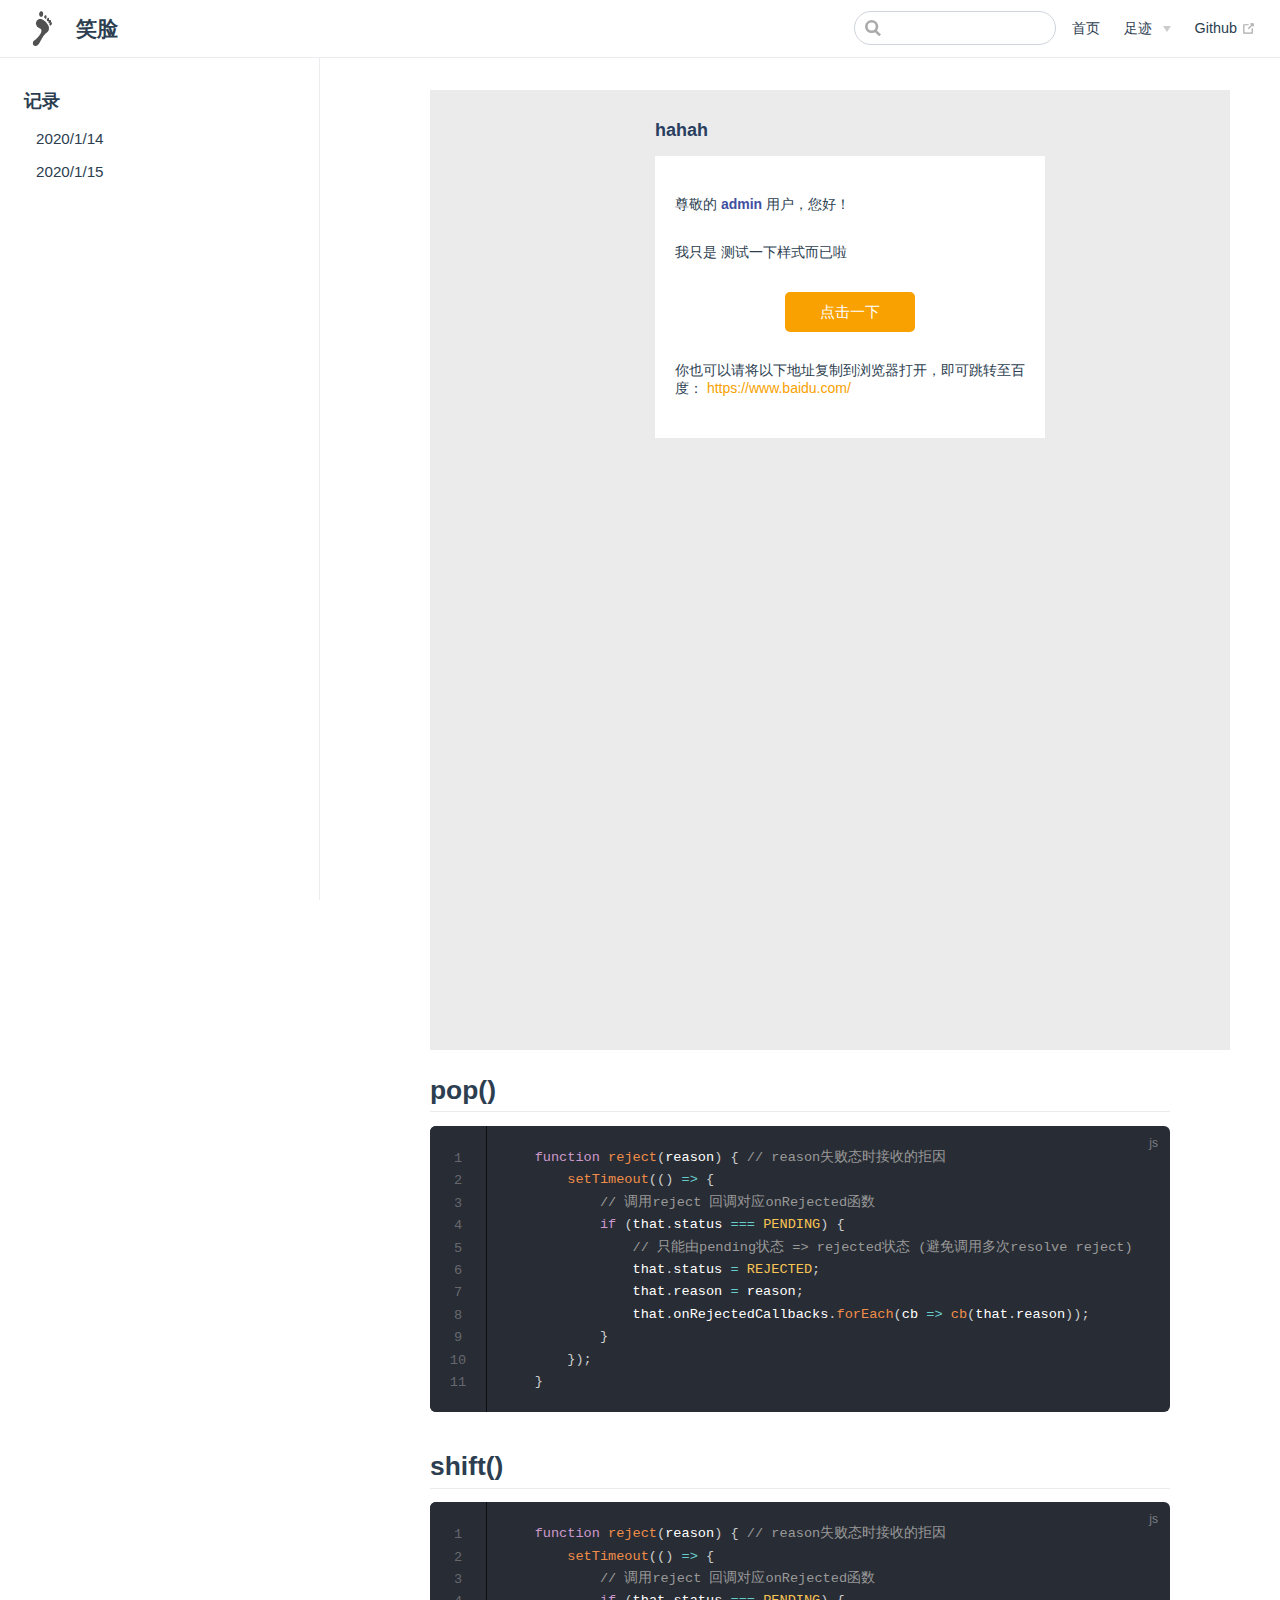
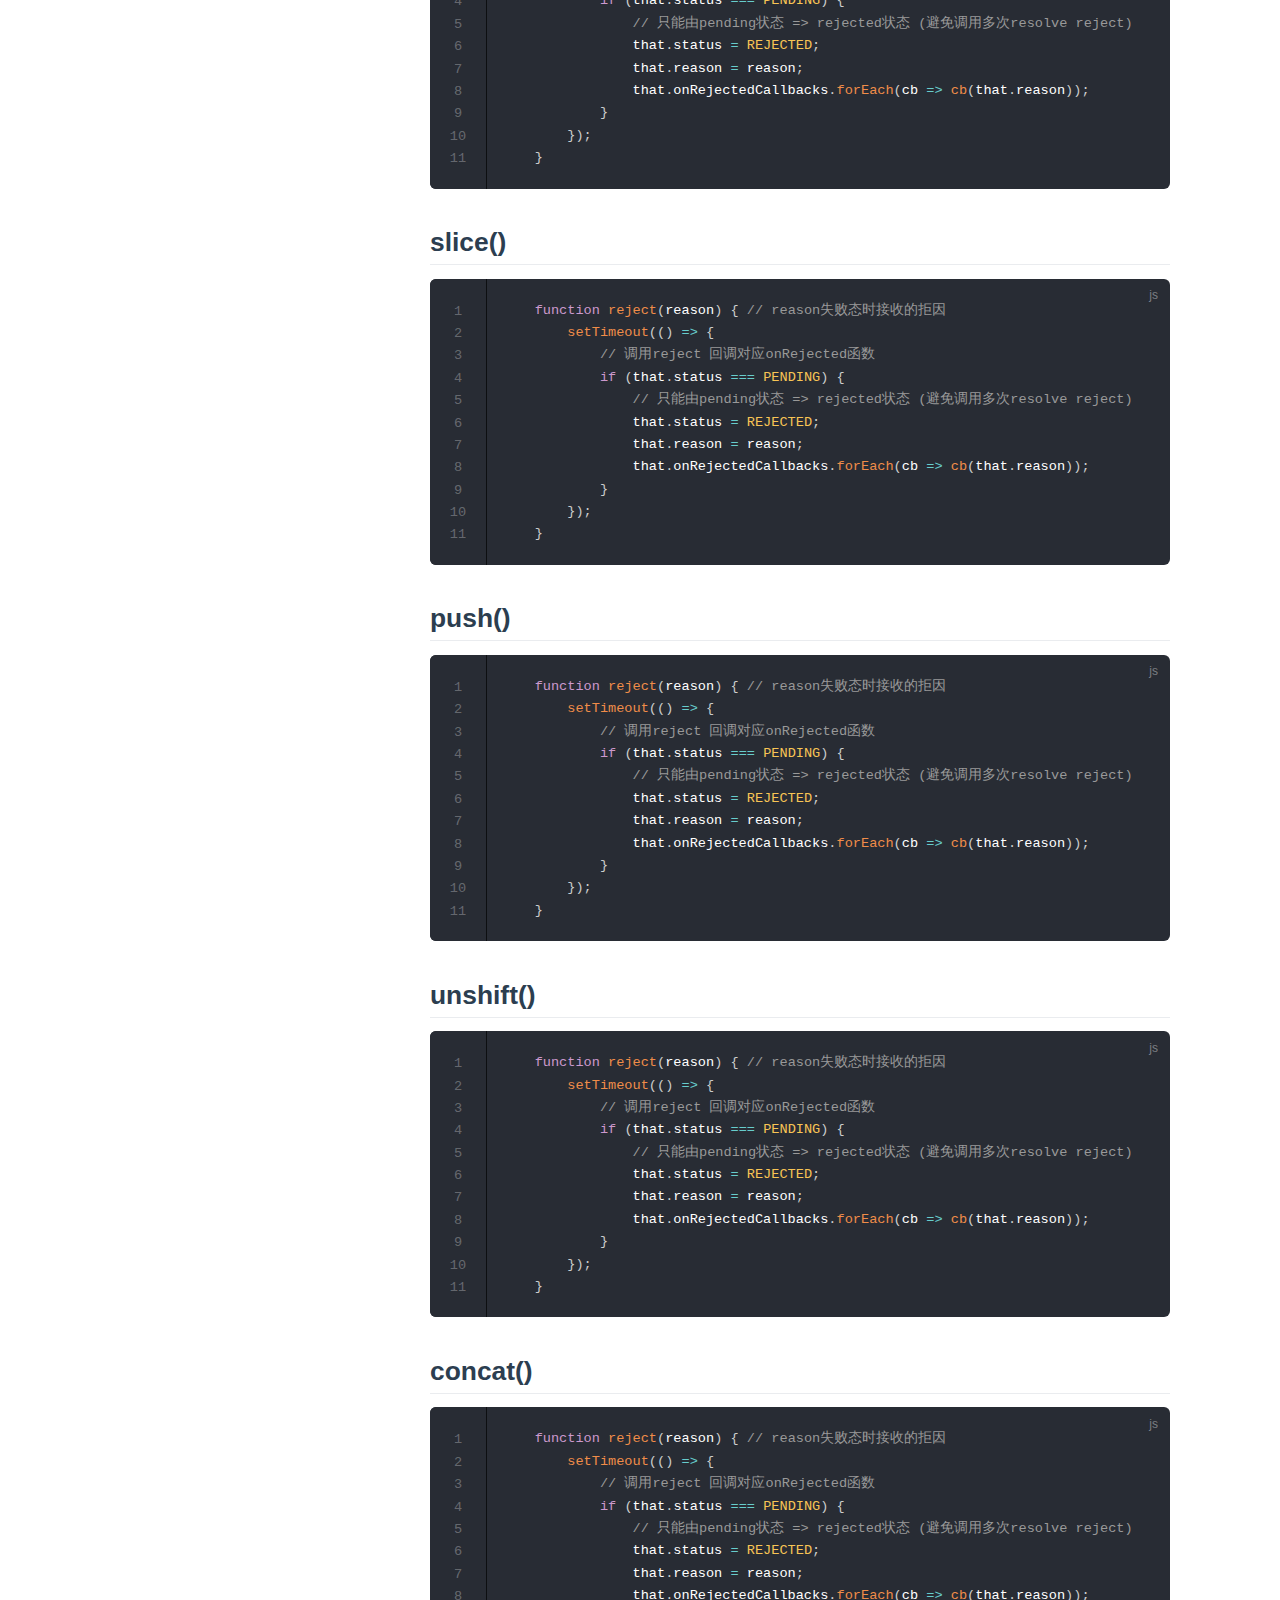
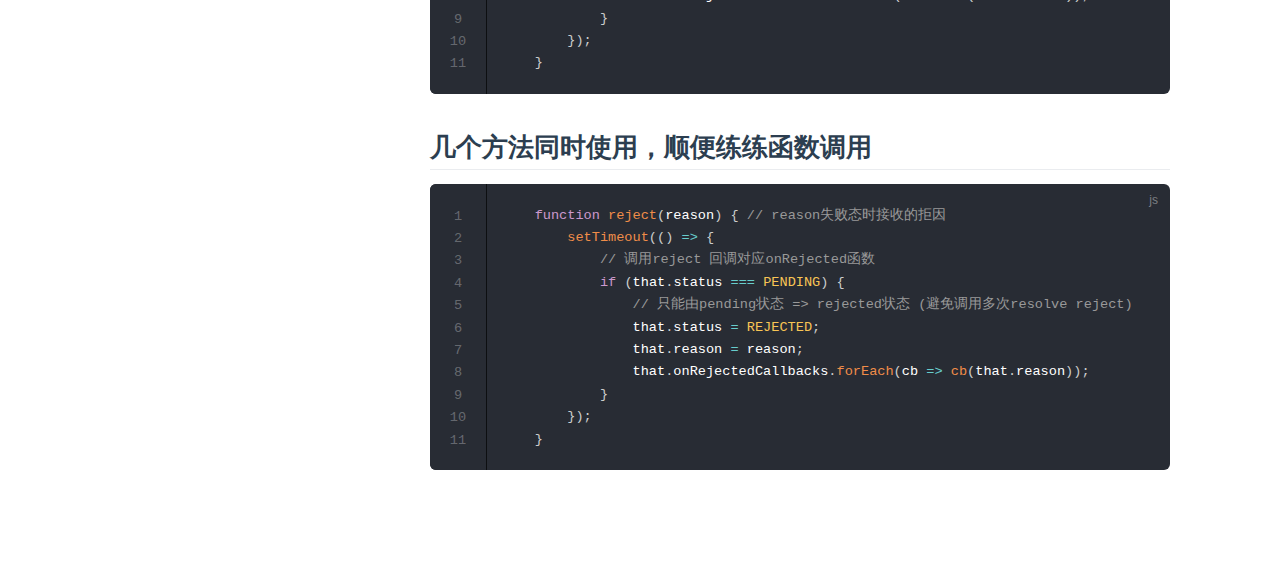
<file: pages/folder1/test11.html>
<!DOCTYPE html>
<html lang="en-US">
  <head>
    <meta charset="utf-8">
    <meta name="viewport" content="width=device-width,initial-scale=1">
    <title>笑脸</title>
    <meta name="description" content="沈琦的前端记录">
    <link rel="icon" href="/logo.png">
    
    <link rel="preload" href="/assets/css/0.styles.bd0a5c9c.css" as="style"><link rel="preload" href="/assets/js/app.c331e650.js" as="script"><link rel="preload" href="/assets/js/2.ac075a38.js" as="script"><link rel="preload" href="/assets/js/9.4aaeb918.js" as="script"><link rel="prefetch" href="/assets/js/10.84241aa5.js"><link rel="prefetch" href="/assets/js/11.813eab8f.js"><link rel="prefetch" href="/assets/js/12.773b513c.js"><link rel="prefetch" href="/assets/js/13.6d5e4273.js"><link rel="prefetch" href="/assets/js/3.be99b26c.js"><link rel="prefetch" href="/assets/js/4.80554a79.js"><link rel="prefetch" href="/assets/js/5.afda3e1a.js"><link rel="prefetch" href="/assets/js/6.c2ffe02f.js"><link rel="prefetch" href="/assets/js/7.41ea3be2.js"><link rel="prefetch" href="/assets/js/8.147bd732.js">
    <link rel="stylesheet" href="/assets/css/0.styles.bd0a5c9c.css">
  </head>
  <body>
    <div id="app" data-server-rendered="true"><div class="theme-container"><header class="navbar"><div class="sidebar-button"><svg xmlns="http://www.w3.org/2000/svg" aria-hidden="true" role="img" viewBox="0 0 448 512" class="icon"><path fill="currentColor" d="M436 124H12c-6.627 0-12-5.373-12-12V80c0-6.627 5.373-12 12-12h424c6.627 0 12 5.373 12 12v32c0 6.627-5.373 12-12 12zm0 160H12c-6.627 0-12-5.373-12-12v-32c0-6.627 5.373-12 12-12h424c6.627 0 12 5.373 12 12v32c0 6.627-5.373 12-12 12zm0 160H12c-6.627 0-12-5.373-12-12v-32c0-6.627 5.373-12 12-12h424c6.627 0 12 5.373 12 12v32c0 6.627-5.373 12-12 12z"></path></svg></div> <a href="/" class="home-link router-link-active"><img src="/logo.png" alt="笑脸" class="logo"> <span class="site-name can-hide">笑脸</span></a> <div class="links"><div class="search-box"><input aria-label="Search" autocomplete="off" spellcheck="false" value=""> <!----></div> <nav class="nav-links can-hide"><div class="nav-item"><a href="/" class="nav-link">首页</a></div><div class="nav-item"><div class="dropdown-wrapper"><button type="button" aria-label="足迹" class="dropdown-title"><span class="title">足迹</span> <span class="arrow right"></span></button> <ul class="nav-dropdown" style="display:none;"><li class="dropdown-item"><!----> <a href="/pages/folder1/test1.html" class="nav-link">原生JS</a></li></ul></div></div><div class="nav-item"><a href="https://github.com/dwanda" target="_blank" rel="noopener noreferrer" class="nav-link external">
  Github
  <svg xmlns="http://www.w3.org/2000/svg" aria-hidden="true" x="0px" y="0px" viewBox="0 0 100 100" width="15" height="15" class="icon outbound"><path fill="currentColor" d="M18.8,85.1h56l0,0c2.2,0,4-1.8,4-4v-32h-8v28h-48v-48h28v-8h-32l0,0c-2.2,0-4,1.8-4,4v56C14.8,83.3,16.6,85.1,18.8,85.1z"></path> <polygon fill="currentColor" points="45.7,48.7 51.3,54.3 77.2,28.5 77.2,37.2 85.2,37.2 85.2,14.9 62.8,14.9 62.8,22.9 71.5,22.9"></polygon></svg></a></div> <!----></nav></div></header> <div class="sidebar-mask"></div> <aside class="sidebar"><nav class="nav-links"><div class="nav-item"><a href="/" class="nav-link">首页</a></div><div class="nav-item"><div class="dropdown-wrapper"><button type="button" aria-label="足迹" class="dropdown-title"><span class="title">足迹</span> <span class="arrow right"></span></button> <ul class="nav-dropdown" style="display:none;"><li class="dropdown-item"><!----> <a href="/pages/folder1/test1.html" class="nav-link">原生JS</a></li></ul></div></div><div class="nav-item"><a href="https://github.com/dwanda" target="_blank" rel="noopener noreferrer" class="nav-link external">
  Github
  <svg xmlns="http://www.w3.org/2000/svg" aria-hidden="true" x="0px" y="0px" viewBox="0 0 100 100" width="15" height="15" class="icon outbound"><path fill="currentColor" d="M18.8,85.1h56l0,0c2.2,0,4-1.8,4-4v-32h-8v28h-48v-48h28v-8h-32l0,0c-2.2,0-4,1.8-4,4v56C14.8,83.3,16.6,85.1,18.8,85.1z"></path> <polygon fill="currentColor" points="45.7,48.7 51.3,54.3 77.2,28.5 77.2,37.2 85.2,37.2 85.2,14.9 62.8,14.9 62.8,22.9 71.5,22.9"></polygon></svg></a></div> <!----></nav>  <ul class="sidebar-links"><li><section class="sidebar-group depth-0"><p class="sidebar-heading open"><span>记录</span> <!----></p> <ul class="sidebar-links sidebar-group-items"><li><a href="/pages/folder1/test1.html" class="sidebar-link">2020/1/14</a></li><li><a href="/pages/folder1/test2.html" class="sidebar-link">2020/1/15</a></li></ul></section></li></ul> </aside> <main class="page"> <div class="theme-default-content content__default"><!----> <h2 id="pop"><a href="#pop" class="header-anchor">#</a> pop()</h2> <div class="language-js line-numbers-mode"><pre class="language-js"><code>    <span class="token keyword">function</span> <span class="token function">reject</span><span class="token punctuation">(</span><span class="token parameter">reason</span><span class="token punctuation">)</span> <span class="token punctuation">{</span> <span class="token comment">// reason失败态时接收的拒因</span>
        <span class="token function">setTimeout</span><span class="token punctuation">(</span><span class="token punctuation">(</span><span class="token punctuation">)</span> <span class="token operator">=&gt;</span> <span class="token punctuation">{</span>
            <span class="token comment">// 调用reject 回调对应onRejected函数</span>
            <span class="token keyword">if</span> <span class="token punctuation">(</span>that<span class="token punctuation">.</span>status <span class="token operator">===</span> <span class="token constant">PENDING</span><span class="token punctuation">)</span> <span class="token punctuation">{</span>
                <span class="token comment">// 只能由pending状态 =&gt; rejected状态 (避免调用多次resolve reject)</span>
                that<span class="token punctuation">.</span>status <span class="token operator">=</span> <span class="token constant">REJECTED</span><span class="token punctuation">;</span>
                that<span class="token punctuation">.</span>reason <span class="token operator">=</span> reason<span class="token punctuation">;</span>
                that<span class="token punctuation">.</span>onRejectedCallbacks<span class="token punctuation">.</span><span class="token function">forEach</span><span class="token punctuation">(</span><span class="token parameter">cb</span> <span class="token operator">=&gt;</span> <span class="token function">cb</span><span class="token punctuation">(</span>that<span class="token punctuation">.</span>reason<span class="token punctuation">)</span><span class="token punctuation">)</span><span class="token punctuation">;</span>
            <span class="token punctuation">}</span>
        <span class="token punctuation">}</span><span class="token punctuation">)</span><span class="token punctuation">;</span>
    <span class="token punctuation">}</span>
</code></pre> <div class="line-numbers-wrapper"><span class="line-number">1</span><br><span class="line-number">2</span><br><span class="line-number">3</span><br><span class="line-number">4</span><br><span class="line-number">5</span><br><span class="line-number">6</span><br><span class="line-number">7</span><br><span class="line-number">8</span><br><span class="line-number">9</span><br><span class="line-number">10</span><br><span class="line-number">11</span><br></div></div><h2 id="shift"><a href="#shift" class="header-anchor">#</a> shift()</h2> <div class="language-js line-numbers-mode"><pre class="language-js"><code>    <span class="token keyword">function</span> <span class="token function">reject</span><span class="token punctuation">(</span><span class="token parameter">reason</span><span class="token punctuation">)</span> <span class="token punctuation">{</span> <span class="token comment">// reason失败态时接收的拒因</span>
        <span class="token function">setTimeout</span><span class="token punctuation">(</span><span class="token punctuation">(</span><span class="token punctuation">)</span> <span class="token operator">=&gt;</span> <span class="token punctuation">{</span>
            <span class="token comment">// 调用reject 回调对应onRejected函数</span>
            <span class="token keyword">if</span> <span class="token punctuation">(</span>that<span class="token punctuation">.</span>status <span class="token operator">===</span> <span class="token constant">PENDING</span><span class="token punctuation">)</span> <span class="token punctuation">{</span>
                <span class="token comment">// 只能由pending状态 =&gt; rejected状态 (避免调用多次resolve reject)</span>
                that<span class="token punctuation">.</span>status <span class="token operator">=</span> <span class="token constant">REJECTED</span><span class="token punctuation">;</span>
                that<span class="token punctuation">.</span>reason <span class="token operator">=</span> reason<span class="token punctuation">;</span>
                that<span class="token punctuation">.</span>onRejectedCallbacks<span class="token punctuation">.</span><span class="token function">forEach</span><span class="token punctuation">(</span><span class="token parameter">cb</span> <span class="token operator">=&gt;</span> <span class="token function">cb</span><span class="token punctuation">(</span>that<span class="token punctuation">.</span>reason<span class="token punctuation">)</span><span class="token punctuation">)</span><span class="token punctuation">;</span>
            <span class="token punctuation">}</span>
        <span class="token punctuation">}</span><span class="token punctuation">)</span><span class="token punctuation">;</span>
    <span class="token punctuation">}</span>
</code></pre> <div class="line-numbers-wrapper"><span class="line-number">1</span><br><span class="line-number">2</span><br><span class="line-number">3</span><br><span class="line-number">4</span><br><span class="line-number">5</span><br><span class="line-number">6</span><br><span class="line-number">7</span><br><span class="line-number">8</span><br><span class="line-number">9</span><br><span class="line-number">10</span><br><span class="line-number">11</span><br></div></div><h2 id="slice"><a href="#slice" class="header-anchor">#</a> slice()</h2> <div class="language-js line-numbers-mode"><pre class="language-js"><code>    <span class="token keyword">function</span> <span class="token function">reject</span><span class="token punctuation">(</span><span class="token parameter">reason</span><span class="token punctuation">)</span> <span class="token punctuation">{</span> <span class="token comment">// reason失败态时接收的拒因</span>
        <span class="token function">setTimeout</span><span class="token punctuation">(</span><span class="token punctuation">(</span><span class="token punctuation">)</span> <span class="token operator">=&gt;</span> <span class="token punctuation">{</span>
            <span class="token comment">// 调用reject 回调对应onRejected函数</span>
            <span class="token keyword">if</span> <span class="token punctuation">(</span>that<span class="token punctuation">.</span>status <span class="token operator">===</span> <span class="token constant">PENDING</span><span class="token punctuation">)</span> <span class="token punctuation">{</span>
                <span class="token comment">// 只能由pending状态 =&gt; rejected状态 (避免调用多次resolve reject)</span>
                that<span class="token punctuation">.</span>status <span class="token operator">=</span> <span class="token constant">REJECTED</span><span class="token punctuation">;</span>
                that<span class="token punctuation">.</span>reason <span class="token operator">=</span> reason<span class="token punctuation">;</span>
                that<span class="token punctuation">.</span>onRejectedCallbacks<span class="token punctuation">.</span><span class="token function">forEach</span><span class="token punctuation">(</span><span class="token parameter">cb</span> <span class="token operator">=&gt;</span> <span class="token function">cb</span><span class="token punctuation">(</span>that<span class="token punctuation">.</span>reason<span class="token punctuation">)</span><span class="token punctuation">)</span><span class="token punctuation">;</span>
            <span class="token punctuation">}</span>
        <span class="token punctuation">}</span><span class="token punctuation">)</span><span class="token punctuation">;</span>
    <span class="token punctuation">}</span>
</code></pre> <div class="line-numbers-wrapper"><span class="line-number">1</span><br><span class="line-number">2</span><br><span class="line-number">3</span><br><span class="line-number">4</span><br><span class="line-number">5</span><br><span class="line-number">6</span><br><span class="line-number">7</span><br><span class="line-number">8</span><br><span class="line-number">9</span><br><span class="line-number">10</span><br><span class="line-number">11</span><br></div></div><h2 id="push"><a href="#push" class="header-anchor">#</a> push()</h2> <div class="language-js line-numbers-mode"><pre class="language-js"><code>    <span class="token keyword">function</span> <span class="token function">reject</span><span class="token punctuation">(</span><span class="token parameter">reason</span><span class="token punctuation">)</span> <span class="token punctuation">{</span> <span class="token comment">// reason失败态时接收的拒因</span>
        <span class="token function">setTimeout</span><span class="token punctuation">(</span><span class="token punctuation">(</span><span class="token punctuation">)</span> <span class="token operator">=&gt;</span> <span class="token punctuation">{</span>
            <span class="token comment">// 调用reject 回调对应onRejected函数</span>
            <span class="token keyword">if</span> <span class="token punctuation">(</span>that<span class="token punctuation">.</span>status <span class="token operator">===</span> <span class="token constant">PENDING</span><span class="token punctuation">)</span> <span class="token punctuation">{</span>
                <span class="token comment">// 只能由pending状态 =&gt; rejected状态 (避免调用多次resolve reject)</span>
                that<span class="token punctuation">.</span>status <span class="token operator">=</span> <span class="token constant">REJECTED</span><span class="token punctuation">;</span>
                that<span class="token punctuation">.</span>reason <span class="token operator">=</span> reason<span class="token punctuation">;</span>
                that<span class="token punctuation">.</span>onRejectedCallbacks<span class="token punctuation">.</span><span class="token function">forEach</span><span class="token punctuation">(</span><span class="token parameter">cb</span> <span class="token operator">=&gt;</span> <span class="token function">cb</span><span class="token punctuation">(</span>that<span class="token punctuation">.</span>reason<span class="token punctuation">)</span><span class="token punctuation">)</span><span class="token punctuation">;</span>
            <span class="token punctuation">}</span>
        <span class="token punctuation">}</span><span class="token punctuation">)</span><span class="token punctuation">;</span>
    <span class="token punctuation">}</span>
</code></pre> <div class="line-numbers-wrapper"><span class="line-number">1</span><br><span class="line-number">2</span><br><span class="line-number">3</span><br><span class="line-number">4</span><br><span class="line-number">5</span><br><span class="line-number">6</span><br><span class="line-number">7</span><br><span class="line-number">8</span><br><span class="line-number">9</span><br><span class="line-number">10</span><br><span class="line-number">11</span><br></div></div><h2 id="unshift"><a href="#unshift" class="header-anchor">#</a> unshift()</h2> <div class="language-js line-numbers-mode"><pre class="language-js"><code>    <span class="token keyword">function</span> <span class="token function">reject</span><span class="token punctuation">(</span><span class="token parameter">reason</span><span class="token punctuation">)</span> <span class="token punctuation">{</span> <span class="token comment">// reason失败态时接收的拒因</span>
        <span class="token function">setTimeout</span><span class="token punctuation">(</span><span class="token punctuation">(</span><span class="token punctuation">)</span> <span class="token operator">=&gt;</span> <span class="token punctuation">{</span>
            <span class="token comment">// 调用reject 回调对应onRejected函数</span>
            <span class="token keyword">if</span> <span class="token punctuation">(</span>that<span class="token punctuation">.</span>status <span class="token operator">===</span> <span class="token constant">PENDING</span><span class="token punctuation">)</span> <span class="token punctuation">{</span>
                <span class="token comment">// 只能由pending状态 =&gt; rejected状态 (避免调用多次resolve reject)</span>
                that<span class="token punctuation">.</span>status <span class="token operator">=</span> <span class="token constant">REJECTED</span><span class="token punctuation">;</span>
                that<span class="token punctuation">.</span>reason <span class="token operator">=</span> reason<span class="token punctuation">;</span>
                that<span class="token punctuation">.</span>onRejectedCallbacks<span class="token punctuation">.</span><span class="token function">forEach</span><span class="token punctuation">(</span><span class="token parameter">cb</span> <span class="token operator">=&gt;</span> <span class="token function">cb</span><span class="token punctuation">(</span>that<span class="token punctuation">.</span>reason<span class="token punctuation">)</span><span class="token punctuation">)</span><span class="token punctuation">;</span>
            <span class="token punctuation">}</span>
        <span class="token punctuation">}</span><span class="token punctuation">)</span><span class="token punctuation">;</span>
    <span class="token punctuation">}</span>
</code></pre> <div class="line-numbers-wrapper"><span class="line-number">1</span><br><span class="line-number">2</span><br><span class="line-number">3</span><br><span class="line-number">4</span><br><span class="line-number">5</span><br><span class="line-number">6</span><br><span class="line-number">7</span><br><span class="line-number">8</span><br><span class="line-number">9</span><br><span class="line-number">10</span><br><span class="line-number">11</span><br></div></div><h2 id="concat"><a href="#concat" class="header-anchor">#</a> concat()</h2> <div class="language-js line-numbers-mode"><pre class="language-js"><code>    <span class="token keyword">function</span> <span class="token function">reject</span><span class="token punctuation">(</span><span class="token parameter">reason</span><span class="token punctuation">)</span> <span class="token punctuation">{</span> <span class="token comment">// reason失败态时接收的拒因</span>
        <span class="token function">setTimeout</span><span class="token punctuation">(</span><span class="token punctuation">(</span><span class="token punctuation">)</span> <span class="token operator">=&gt;</span> <span class="token punctuation">{</span>
            <span class="token comment">// 调用reject 回调对应onRejected函数</span>
            <span class="token keyword">if</span> <span class="token punctuation">(</span>that<span class="token punctuation">.</span>status <span class="token operator">===</span> <span class="token constant">PENDING</span><span class="token punctuation">)</span> <span class="token punctuation">{</span>
                <span class="token comment">// 只能由pending状态 =&gt; rejected状态 (避免调用多次resolve reject)</span>
                that<span class="token punctuation">.</span>status <span class="token operator">=</span> <span class="token constant">REJECTED</span><span class="token punctuation">;</span>
                that<span class="token punctuation">.</span>reason <span class="token operator">=</span> reason<span class="token punctuation">;</span>
                that<span class="token punctuation">.</span>onRejectedCallbacks<span class="token punctuation">.</span><span class="token function">forEach</span><span class="token punctuation">(</span><span class="token parameter">cb</span> <span class="token operator">=&gt;</span> <span class="token function">cb</span><span class="token punctuation">(</span>that<span class="token punctuation">.</span>reason<span class="token punctuation">)</span><span class="token punctuation">)</span><span class="token punctuation">;</span>
            <span class="token punctuation">}</span>
        <span class="token punctuation">}</span><span class="token punctuation">)</span><span class="token punctuation">;</span>
    <span class="token punctuation">}</span>
</code></pre> <div class="line-numbers-wrapper"><span class="line-number">1</span><br><span class="line-number">2</span><br><span class="line-number">3</span><br><span class="line-number">4</span><br><span class="line-number">5</span><br><span class="line-number">6</span><br><span class="line-number">7</span><br><span class="line-number">8</span><br><span class="line-number">9</span><br><span class="line-number">10</span><br><span class="line-number">11</span><br></div></div><h2 id="几个方法同时使用，顺便练练函数调用"><a href="#几个方法同时使用，顺便练练函数调用" class="header-anchor">#</a> 几个方法同时使用，顺便练练函数调用</h2> <div class="language-js line-numbers-mode"><pre class="language-js"><code>    <span class="token keyword">function</span> <span class="token function">reject</span><span class="token punctuation">(</span><span class="token parameter">reason</span><span class="token punctuation">)</span> <span class="token punctuation">{</span> <span class="token comment">// reason失败态时接收的拒因</span>
        <span class="token function">setTimeout</span><span class="token punctuation">(</span><span class="token punctuation">(</span><span class="token punctuation">)</span> <span class="token operator">=&gt;</span> <span class="token punctuation">{</span>
            <span class="token comment">// 调用reject 回调对应onRejected函数</span>
            <span class="token keyword">if</span> <span class="token punctuation">(</span>that<span class="token punctuation">.</span>status <span class="token operator">===</span> <span class="token constant">PENDING</span><span class="token punctuation">)</span> <span class="token punctuation">{</span>
                <span class="token comment">// 只能由pending状态 =&gt; rejected状态 (避免调用多次resolve reject)</span>
                that<span class="token punctuation">.</span>status <span class="token operator">=</span> <span class="token constant">REJECTED</span><span class="token punctuation">;</span>
                that<span class="token punctuation">.</span>reason <span class="token operator">=</span> reason<span class="token punctuation">;</span>
                that<span class="token punctuation">.</span>onRejectedCallbacks<span class="token punctuation">.</span><span class="token function">forEach</span><span class="token punctuation">(</span><span class="token parameter">cb</span> <span class="token operator">=&gt;</span> <span class="token function">cb</span><span class="token punctuation">(</span>that<span class="token punctuation">.</span>reason<span class="token punctuation">)</span><span class="token punctuation">)</span><span class="token punctuation">;</span>
            <span class="token punctuation">}</span>
        <span class="token punctuation">}</span><span class="token punctuation">)</span><span class="token punctuation">;</span>
    <span class="token punctuation">}</span>
</code></pre> <div class="line-numbers-wrapper"><span class="line-number">1</span><br><span class="line-number">2</span><br><span class="line-number">3</span><br><span class="line-number">4</span><br><span class="line-number">5</span><br><span class="line-number">6</span><br><span class="line-number">7</span><br><span class="line-number">8</span><br><span class="line-number">9</span><br><span class="line-number">10</span><br><span class="line-number">11</span><br></div></div></div> <footer class="page-edit"><!----> <!----></footer> <!----> </main></div><div class="global-ui"></div></div>
    <script src="/assets/js/app.c331e650.js" defer></script><script src="/assets/js/2.ac075a38.js" defer></script><script src="/assets/js/9.4aaeb918.js" defer></script>
  </body>
</html>
</file>
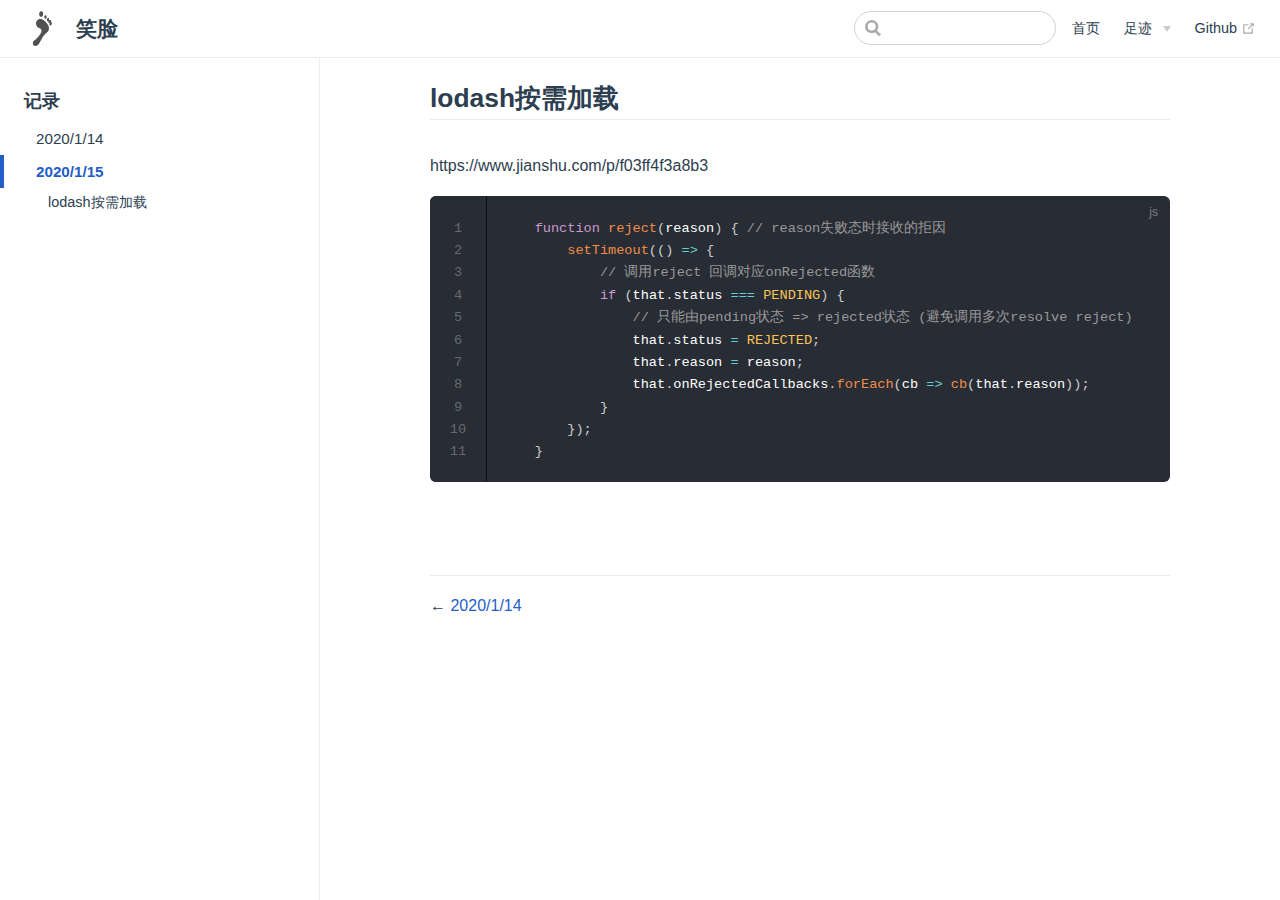
<file: pages/folder1/test2.html>
<!DOCTYPE html>
<html lang="en-US">
  <head>
    <meta charset="utf-8">
    <meta name="viewport" content="width=device-width,initial-scale=1">
    <title>lodash按需加载 | 笑脸</title>
    <meta name="description" content="沈琦的前端记录">
    <link rel="icon" href="/logo.png">
    
    <link rel="preload" href="/assets/css/0.styles.bd0a5c9c.css" as="style"><link rel="preload" href="/assets/js/app.c331e650.js" as="script"><link rel="preload" href="/assets/js/2.ac075a38.js" as="script"><link rel="preload" href="/assets/js/10.84241aa5.js" as="script"><link rel="prefetch" href="/assets/js/11.813eab8f.js"><link rel="prefetch" href="/assets/js/12.773b513c.js"><link rel="prefetch" href="/assets/js/13.6d5e4273.js"><link rel="prefetch" href="/assets/js/3.be99b26c.js"><link rel="prefetch" href="/assets/js/4.80554a79.js"><link rel="prefetch" href="/assets/js/5.afda3e1a.js"><link rel="prefetch" href="/assets/js/6.c2ffe02f.js"><link rel="prefetch" href="/assets/js/7.41ea3be2.js"><link rel="prefetch" href="/assets/js/8.147bd732.js"><link rel="prefetch" href="/assets/js/9.4aaeb918.js">
    <link rel="stylesheet" href="/assets/css/0.styles.bd0a5c9c.css">
  </head>
  <body>
    <div id="app" data-server-rendered="true"><div class="theme-container"><header class="navbar"><div class="sidebar-button"><svg xmlns="http://www.w3.org/2000/svg" aria-hidden="true" role="img" viewBox="0 0 448 512" class="icon"><path fill="currentColor" d="M436 124H12c-6.627 0-12-5.373-12-12V80c0-6.627 5.373-12 12-12h424c6.627 0 12 5.373 12 12v32c0 6.627-5.373 12-12 12zm0 160H12c-6.627 0-12-5.373-12-12v-32c0-6.627 5.373-12 12-12h424c6.627 0 12 5.373 12 12v32c0 6.627-5.373 12-12 12zm0 160H12c-6.627 0-12-5.373-12-12v-32c0-6.627 5.373-12 12-12h424c6.627 0 12 5.373 12 12v32c0 6.627-5.373 12-12 12z"></path></svg></div> <a href="/" class="home-link router-link-active"><img src="/logo.png" alt="笑脸" class="logo"> <span class="site-name can-hide">笑脸</span></a> <div class="links"><div class="search-box"><input aria-label="Search" autocomplete="off" spellcheck="false" value=""> <!----></div> <nav class="nav-links can-hide"><div class="nav-item"><a href="/" class="nav-link">首页</a></div><div class="nav-item"><div class="dropdown-wrapper"><button type="button" aria-label="足迹" class="dropdown-title"><span class="title">足迹</span> <span class="arrow right"></span></button> <ul class="nav-dropdown" style="display:none;"><li class="dropdown-item"><!----> <a href="/pages/folder1/test1.html" class="nav-link">原生JS</a></li></ul></div></div><div class="nav-item"><a href="https://github.com/dwanda" target="_blank" rel="noopener noreferrer" class="nav-link external">
  Github
  <svg xmlns="http://www.w3.org/2000/svg" aria-hidden="true" x="0px" y="0px" viewBox="0 0 100 100" width="15" height="15" class="icon outbound"><path fill="currentColor" d="M18.8,85.1h56l0,0c2.2,0,4-1.8,4-4v-32h-8v28h-48v-48h28v-8h-32l0,0c-2.2,0-4,1.8-4,4v56C14.8,83.3,16.6,85.1,18.8,85.1z"></path> <polygon fill="currentColor" points="45.7,48.7 51.3,54.3 77.2,28.5 77.2,37.2 85.2,37.2 85.2,14.9 62.8,14.9 62.8,22.9 71.5,22.9"></polygon></svg></a></div> <!----></nav></div></header> <div class="sidebar-mask"></div> <aside class="sidebar"><nav class="nav-links"><div class="nav-item"><a href="/" class="nav-link">首页</a></div><div class="nav-item"><div class="dropdown-wrapper"><button type="button" aria-label="足迹" class="dropdown-title"><span class="title">足迹</span> <span class="arrow right"></span></button> <ul class="nav-dropdown" style="display:none;"><li class="dropdown-item"><!----> <a href="/pages/folder1/test1.html" class="nav-link">原生JS</a></li></ul></div></div><div class="nav-item"><a href="https://github.com/dwanda" target="_blank" rel="noopener noreferrer" class="nav-link external">
  Github
  <svg xmlns="http://www.w3.org/2000/svg" aria-hidden="true" x="0px" y="0px" viewBox="0 0 100 100" width="15" height="15" class="icon outbound"><path fill="currentColor" d="M18.8,85.1h56l0,0c2.2,0,4-1.8,4-4v-32h-8v28h-48v-48h28v-8h-32l0,0c-2.2,0-4,1.8-4,4v56C14.8,83.3,16.6,85.1,18.8,85.1z"></path> <polygon fill="currentColor" points="45.7,48.7 51.3,54.3 77.2,28.5 77.2,37.2 85.2,37.2 85.2,14.9 62.8,14.9 62.8,22.9 71.5,22.9"></polygon></svg></a></div> <!----></nav>  <ul class="sidebar-links"><li><section class="sidebar-group depth-0"><p class="sidebar-heading open"><span>记录</span> <!----></p> <ul class="sidebar-links sidebar-group-items"><li><a href="/pages/folder1/test1.html" class="sidebar-link">2020/1/14</a></li><li><a href="/pages/folder1/test2.html" class="active sidebar-link">2020/1/15</a><ul class="sidebar-sub-headers"><li class="sidebar-sub-header"><a href="/pages/folder1/test2.html#lodash按需加载" class="sidebar-link">lodash按需加载</a></li></ul></li></ul></section></li></ul> </aside> <main class="page"> <div class="theme-default-content content__default"><h2 id="lodash按需加载"><a href="#lodash按需加载" class="header-anchor">#</a> lodash按需加载</h2> <p>https://www.jianshu.com/p/f03ff4f3a8b3</p> <div class="language-js line-numbers-mode"><pre class="language-js"><code>    <span class="token keyword">function</span> <span class="token function">reject</span><span class="token punctuation">(</span><span class="token parameter">reason</span><span class="token punctuation">)</span> <span class="token punctuation">{</span> <span class="token comment">// reason失败态时接收的拒因</span>
        <span class="token function">setTimeout</span><span class="token punctuation">(</span><span class="token punctuation">(</span><span class="token punctuation">)</span> <span class="token operator">=&gt;</span> <span class="token punctuation">{</span>
            <span class="token comment">// 调用reject 回调对应onRejected函数</span>
            <span class="token keyword">if</span> <span class="token punctuation">(</span>that<span class="token punctuation">.</span>status <span class="token operator">===</span> <span class="token constant">PENDING</span><span class="token punctuation">)</span> <span class="token punctuation">{</span>
                <span class="token comment">// 只能由pending状态 =&gt; rejected状态 (避免调用多次resolve reject)</span>
                that<span class="token punctuation">.</span>status <span class="token operator">=</span> <span class="token constant">REJECTED</span><span class="token punctuation">;</span>
                that<span class="token punctuation">.</span>reason <span class="token operator">=</span> reason<span class="token punctuation">;</span>
                that<span class="token punctuation">.</span>onRejectedCallbacks<span class="token punctuation">.</span><span class="token function">forEach</span><span class="token punctuation">(</span><span class="token parameter">cb</span> <span class="token operator">=&gt;</span> <span class="token function">cb</span><span class="token punctuation">(</span>that<span class="token punctuation">.</span>reason<span class="token punctuation">)</span><span class="token punctuation">)</span><span class="token punctuation">;</span>
            <span class="token punctuation">}</span>
        <span class="token punctuation">}</span><span class="token punctuation">)</span><span class="token punctuation">;</span>
    <span class="token punctuation">}</span>
</code></pre> <div class="line-numbers-wrapper"><span class="line-number">1</span><br><span class="line-number">2</span><br><span class="line-number">3</span><br><span class="line-number">4</span><br><span class="line-number">5</span><br><span class="line-number">6</span><br><span class="line-number">7</span><br><span class="line-number">8</span><br><span class="line-number">9</span><br><span class="line-number">10</span><br><span class="line-number">11</span><br></div></div></div> <footer class="page-edit"><!----> <!----></footer> <div class="page-nav"><p class="inner"><span class="prev">
      ←
      <a href="/pages/folder1/test1.html" class="prev">2020/1/14</a></span> <!----></p></div> </main></div><div class="global-ui"></div></div>
    <script src="/assets/js/app.c331e650.js" defer></script><script src="/assets/js/2.ac075a38.js" defer></script><script src="/assets/js/10.84241aa5.js" defer></script>
  </body>
</html>
</file>
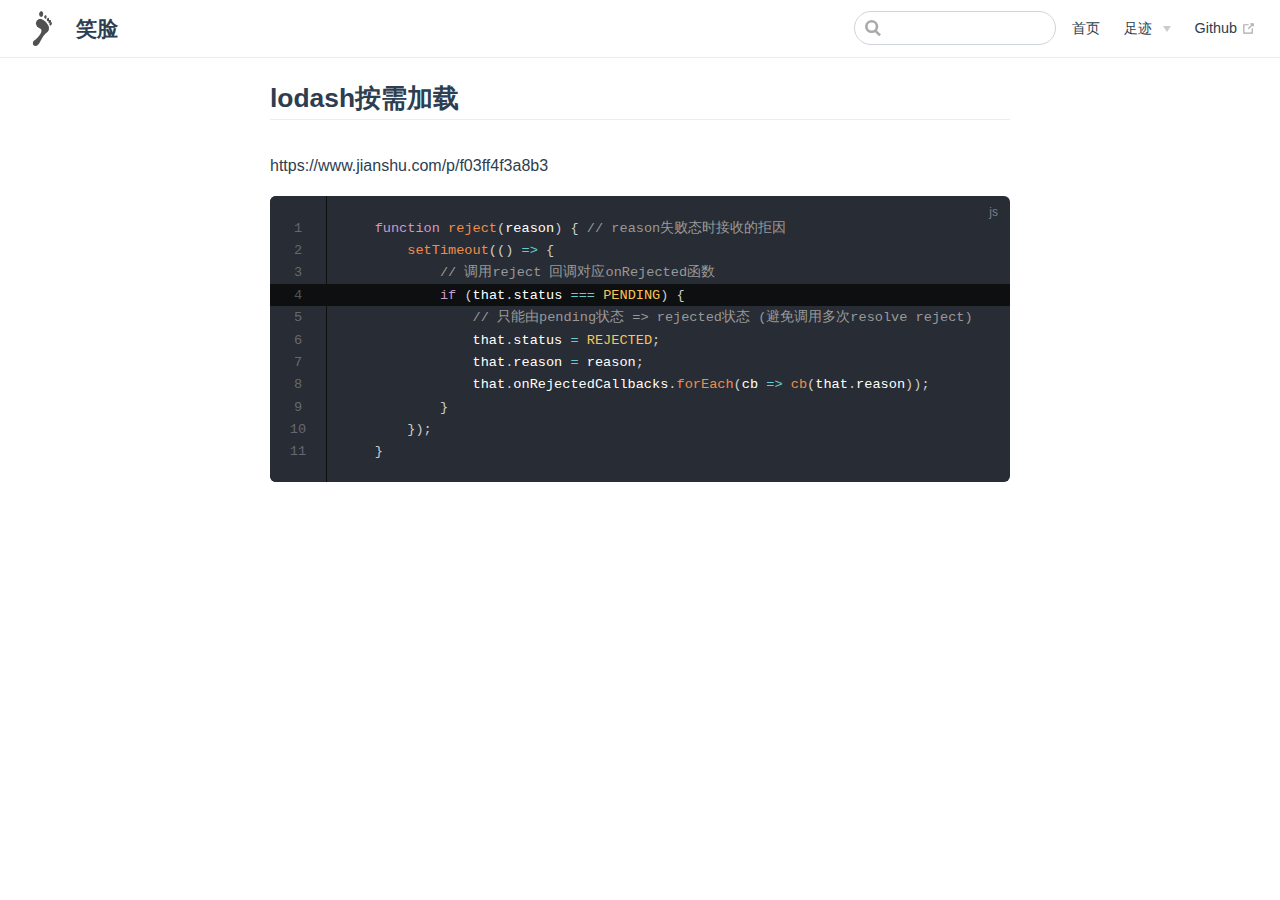
<file: pages/folder2/test4.html>
<!DOCTYPE html>
<html lang="en-US">
  <head>
    <meta charset="utf-8">
    <meta name="viewport" content="width=device-width,initial-scale=1">
    <title>lodash按需加载 | 笑脸</title>
    <meta name="description" content="沈琦的前端记录">
    <link rel="icon" href="/logo.png">
    
    <link rel="preload" href="/assets/css/0.styles.bd0a5c9c.css" as="style"><link rel="preload" href="/assets/js/app.c331e650.js" as="script"><link rel="preload" href="/assets/js/2.ac075a38.js" as="script"><link rel="preload" href="/assets/js/11.813eab8f.js" as="script"><link rel="prefetch" href="/assets/js/10.84241aa5.js"><link rel="prefetch" href="/assets/js/12.773b513c.js"><link rel="prefetch" href="/assets/js/13.6d5e4273.js"><link rel="prefetch" href="/assets/js/3.be99b26c.js"><link rel="prefetch" href="/assets/js/4.80554a79.js"><link rel="prefetch" href="/assets/js/5.afda3e1a.js"><link rel="prefetch" href="/assets/js/6.c2ffe02f.js"><link rel="prefetch" href="/assets/js/7.41ea3be2.js"><link rel="prefetch" href="/assets/js/8.147bd732.js"><link rel="prefetch" href="/assets/js/9.4aaeb918.js">
    <link rel="stylesheet" href="/assets/css/0.styles.bd0a5c9c.css">
  </head>
  <body>
    <div id="app" data-server-rendered="true"><div class="theme-container no-sidebar"><header class="navbar"><div class="sidebar-button"><svg xmlns="http://www.w3.org/2000/svg" aria-hidden="true" role="img" viewBox="0 0 448 512" class="icon"><path fill="currentColor" d="M436 124H12c-6.627 0-12-5.373-12-12V80c0-6.627 5.373-12 12-12h424c6.627 0 12 5.373 12 12v32c0 6.627-5.373 12-12 12zm0 160H12c-6.627 0-12-5.373-12-12v-32c0-6.627 5.373-12 12-12h424c6.627 0 12 5.373 12 12v32c0 6.627-5.373 12-12 12zm0 160H12c-6.627 0-12-5.373-12-12v-32c0-6.627 5.373-12 12-12h424c6.627 0 12 5.373 12 12v32c0 6.627-5.373 12-12 12z"></path></svg></div> <a href="/" class="home-link router-link-active"><img src="/logo.png" alt="笑脸" class="logo"> <span class="site-name can-hide">笑脸</span></a> <div class="links"><div class="search-box"><input aria-label="Search" autocomplete="off" spellcheck="false" value=""> <!----></div> <nav class="nav-links can-hide"><div class="nav-item"><a href="/" class="nav-link">首页</a></div><div class="nav-item"><div class="dropdown-wrapper"><button type="button" aria-label="足迹" class="dropdown-title"><span class="title">足迹</span> <span class="arrow right"></span></button> <ul class="nav-dropdown" style="display:none;"><li class="dropdown-item"><!----> <a href="/pages/folder1/test1.html" class="nav-link">原生JS</a></li></ul></div></div><div class="nav-item"><a href="https://github.com/dwanda" target="_blank" rel="noopener noreferrer" class="nav-link external">
  Github
  <svg xmlns="http://www.w3.org/2000/svg" aria-hidden="true" x="0px" y="0px" viewBox="0 0 100 100" width="15" height="15" class="icon outbound"><path fill="currentColor" d="M18.8,85.1h56l0,0c2.2,0,4-1.8,4-4v-32h-8v28h-48v-48h28v-8h-32l0,0c-2.2,0-4,1.8-4,4v56C14.8,83.3,16.6,85.1,18.8,85.1z"></path> <polygon fill="currentColor" points="45.7,48.7 51.3,54.3 77.2,28.5 77.2,37.2 85.2,37.2 85.2,14.9 62.8,14.9 62.8,22.9 71.5,22.9"></polygon></svg></a></div> <!----></nav></div></header> <div class="sidebar-mask"></div> <aside class="sidebar"><nav class="nav-links"><div class="nav-item"><a href="/" class="nav-link">首页</a></div><div class="nav-item"><div class="dropdown-wrapper"><button type="button" aria-label="足迹" class="dropdown-title"><span class="title">足迹</span> <span class="arrow right"></span></button> <ul class="nav-dropdown" style="display:none;"><li class="dropdown-item"><!----> <a href="/pages/folder1/test1.html" class="nav-link">原生JS</a></li></ul></div></div><div class="nav-item"><a href="https://github.com/dwanda" target="_blank" rel="noopener noreferrer" class="nav-link external">
  Github
  <svg xmlns="http://www.w3.org/2000/svg" aria-hidden="true" x="0px" y="0px" viewBox="0 0 100 100" width="15" height="15" class="icon outbound"><path fill="currentColor" d="M18.8,85.1h56l0,0c2.2,0,4-1.8,4-4v-32h-8v28h-48v-48h28v-8h-32l0,0c-2.2,0-4,1.8-4,4v56C14.8,83.3,16.6,85.1,18.8,85.1z"></path> <polygon fill="currentColor" points="45.7,48.7 51.3,54.3 77.2,28.5 77.2,37.2 85.2,37.2 85.2,14.9 62.8,14.9 62.8,22.9 71.5,22.9"></polygon></svg></a></div> <!----></nav>  <!----> </aside> <main class="page"> <div class="theme-default-content content__default"><h2 id="lodash按需加载"><a href="#lodash按需加载" class="header-anchor">#</a> lodash按需加载</h2> <p>https://www.jianshu.com/p/f03ff4f3a8b3</p> <div class="language-js line-numbers-mode"><div class="highlight-lines"><br><br><br><div class="highlighted"> </div><br><br><br><br><br><br><br><br></div><pre class="language-js"><code>    <span class="token keyword">function</span> <span class="token function">reject</span><span class="token punctuation">(</span><span class="token parameter">reason</span><span class="token punctuation">)</span> <span class="token punctuation">{</span> <span class="token comment">// reason失败态时接收的拒因</span>
        <span class="token function">setTimeout</span><span class="token punctuation">(</span><span class="token punctuation">(</span><span class="token punctuation">)</span> <span class="token operator">=&gt;</span> <span class="token punctuation">{</span>
            <span class="token comment">// 调用reject 回调对应onRejected函数</span>
            <span class="token keyword">if</span> <span class="token punctuation">(</span>that<span class="token punctuation">.</span>status <span class="token operator">===</span> <span class="token constant">PENDING</span><span class="token punctuation">)</span> <span class="token punctuation">{</span>
                <span class="token comment">// 只能由pending状态 =&gt; rejected状态 (避免调用多次resolve reject)</span>
                that<span class="token punctuation">.</span>status <span class="token operator">=</span> <span class="token constant">REJECTED</span><span class="token punctuation">;</span>
                that<span class="token punctuation">.</span>reason <span class="token operator">=</span> reason<span class="token punctuation">;</span>
                that<span class="token punctuation">.</span>onRejectedCallbacks<span class="token punctuation">.</span><span class="token function">forEach</span><span class="token punctuation">(</span><span class="token parameter">cb</span> <span class="token operator">=&gt;</span> <span class="token function">cb</span><span class="token punctuation">(</span>that<span class="token punctuation">.</span>reason<span class="token punctuation">)</span><span class="token punctuation">)</span><span class="token punctuation">;</span>
            <span class="token punctuation">}</span>
        <span class="token punctuation">}</span><span class="token punctuation">)</span><span class="token punctuation">;</span>
    <span class="token punctuation">}</span>
</code></pre><div class="line-numbers-wrapper"><span class="line-number">1</span><br><span class="line-number">2</span><br><span class="line-number">3</span><br><span class="line-number">4</span><br><span class="line-number">5</span><br><span class="line-number">6</span><br><span class="line-number">7</span><br><span class="line-number">8</span><br><span class="line-number">9</span><br><span class="line-number">10</span><br><span class="line-number">11</span><br></div></div></div> <footer class="page-edit"><!----> <!----></footer> <!----> </main></div><div class="global-ui"></div></div>
    <script src="/assets/js/app.c331e650.js" defer></script><script src="/assets/js/2.ac075a38.js" defer></script><script src="/assets/js/11.813eab8f.js" defer></script>
  </body>
</html>
</file>
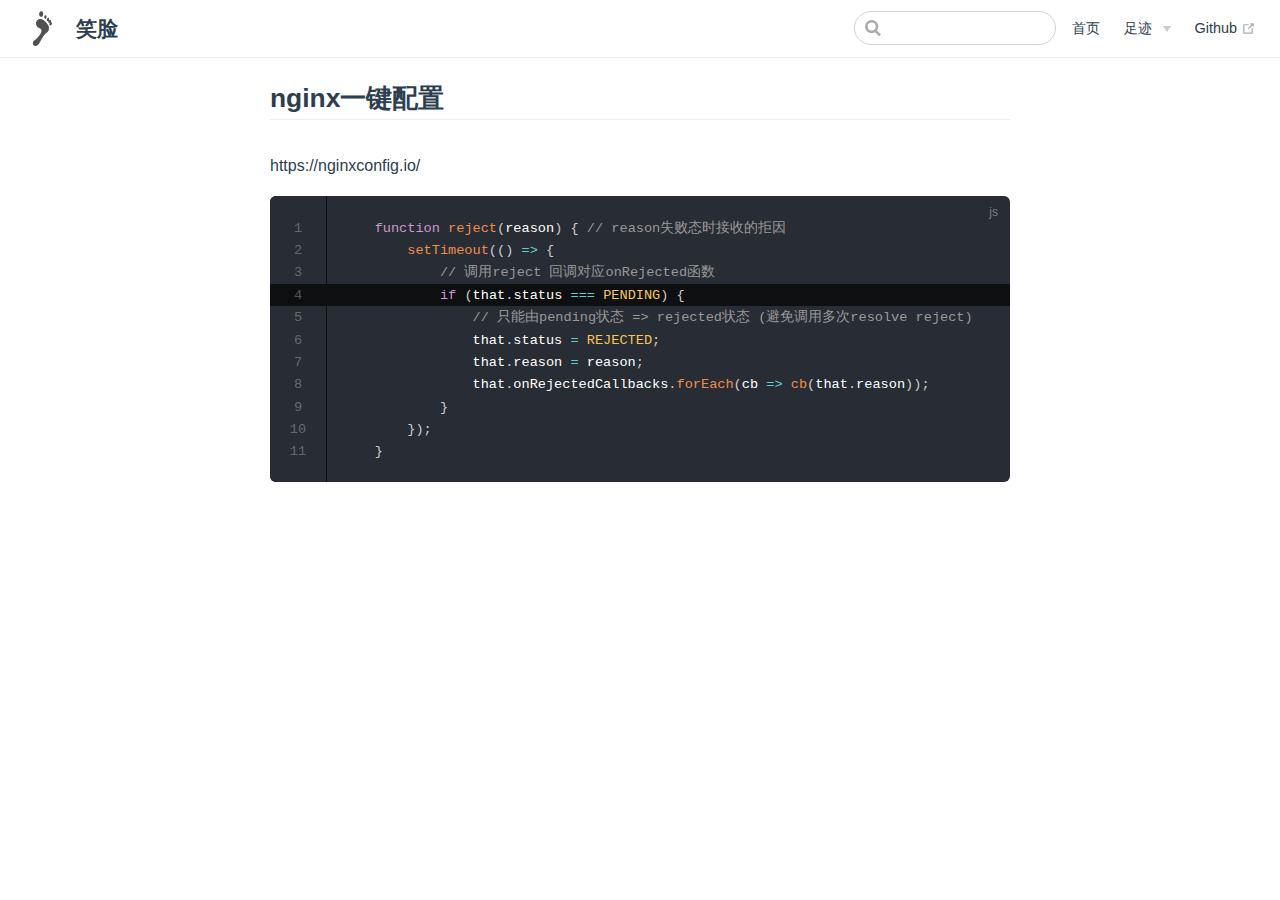
<file: pages/folder2/test5.html>
<!DOCTYPE html>
<html lang="en-US">
  <head>
    <meta charset="utf-8">
    <meta name="viewport" content="width=device-width,initial-scale=1">
    <title>nginx一键配置 | 笑脸</title>
    <meta name="description" content="沈琦的前端记录">
    <link rel="icon" href="/logo.png">
    
    <link rel="preload" href="/assets/css/0.styles.bd0a5c9c.css" as="style"><link rel="preload" href="/assets/js/app.c331e650.js" as="script"><link rel="preload" href="/assets/js/2.ac075a38.js" as="script"><link rel="preload" href="/assets/js/12.773b513c.js" as="script"><link rel="prefetch" href="/assets/js/10.84241aa5.js"><link rel="prefetch" href="/assets/js/11.813eab8f.js"><link rel="prefetch" href="/assets/js/13.6d5e4273.js"><link rel="prefetch" href="/assets/js/3.be99b26c.js"><link rel="prefetch" href="/assets/js/4.80554a79.js"><link rel="prefetch" href="/assets/js/5.afda3e1a.js"><link rel="prefetch" href="/assets/js/6.c2ffe02f.js"><link rel="prefetch" href="/assets/js/7.41ea3be2.js"><link rel="prefetch" href="/assets/js/8.147bd732.js"><link rel="prefetch" href="/assets/js/9.4aaeb918.js">
    <link rel="stylesheet" href="/assets/css/0.styles.bd0a5c9c.css">
  </head>
  <body>
    <div id="app" data-server-rendered="true"><div class="theme-container no-sidebar"><header class="navbar"><div class="sidebar-button"><svg xmlns="http://www.w3.org/2000/svg" aria-hidden="true" role="img" viewBox="0 0 448 512" class="icon"><path fill="currentColor" d="M436 124H12c-6.627 0-12-5.373-12-12V80c0-6.627 5.373-12 12-12h424c6.627 0 12 5.373 12 12v32c0 6.627-5.373 12-12 12zm0 160H12c-6.627 0-12-5.373-12-12v-32c0-6.627 5.373-12 12-12h424c6.627 0 12 5.373 12 12v32c0 6.627-5.373 12-12 12zm0 160H12c-6.627 0-12-5.373-12-12v-32c0-6.627 5.373-12 12-12h424c6.627 0 12 5.373 12 12v32c0 6.627-5.373 12-12 12z"></path></svg></div> <a href="/" class="home-link router-link-active"><img src="/logo.png" alt="笑脸" class="logo"> <span class="site-name can-hide">笑脸</span></a> <div class="links"><div class="search-box"><input aria-label="Search" autocomplete="off" spellcheck="false" value=""> <!----></div> <nav class="nav-links can-hide"><div class="nav-item"><a href="/" class="nav-link">首页</a></div><div class="nav-item"><div class="dropdown-wrapper"><button type="button" aria-label="足迹" class="dropdown-title"><span class="title">足迹</span> <span class="arrow right"></span></button> <ul class="nav-dropdown" style="display:none;"><li class="dropdown-item"><!----> <a href="/pages/folder1/test1.html" class="nav-link">原生JS</a></li></ul></div></div><div class="nav-item"><a href="https://github.com/dwanda" target="_blank" rel="noopener noreferrer" class="nav-link external">
  Github
  <svg xmlns="http://www.w3.org/2000/svg" aria-hidden="true" x="0px" y="0px" viewBox="0 0 100 100" width="15" height="15" class="icon outbound"><path fill="currentColor" d="M18.8,85.1h56l0,0c2.2,0,4-1.8,4-4v-32h-8v28h-48v-48h28v-8h-32l0,0c-2.2,0-4,1.8-4,4v56C14.8,83.3,16.6,85.1,18.8,85.1z"></path> <polygon fill="currentColor" points="45.7,48.7 51.3,54.3 77.2,28.5 77.2,37.2 85.2,37.2 85.2,14.9 62.8,14.9 62.8,22.9 71.5,22.9"></polygon></svg></a></div> <!----></nav></div></header> <div class="sidebar-mask"></div> <aside class="sidebar"><nav class="nav-links"><div class="nav-item"><a href="/" class="nav-link">首页</a></div><div class="nav-item"><div class="dropdown-wrapper"><button type="button" aria-label="足迹" class="dropdown-title"><span class="title">足迹</span> <span class="arrow right"></span></button> <ul class="nav-dropdown" style="display:none;"><li class="dropdown-item"><!----> <a href="/pages/folder1/test1.html" class="nav-link">原生JS</a></li></ul></div></div><div class="nav-item"><a href="https://github.com/dwanda" target="_blank" rel="noopener noreferrer" class="nav-link external">
  Github
  <svg xmlns="http://www.w3.org/2000/svg" aria-hidden="true" x="0px" y="0px" viewBox="0 0 100 100" width="15" height="15" class="icon outbound"><path fill="currentColor" d="M18.8,85.1h56l0,0c2.2,0,4-1.8,4-4v-32h-8v28h-48v-48h28v-8h-32l0,0c-2.2,0-4,1.8-4,4v56C14.8,83.3,16.6,85.1,18.8,85.1z"></path> <polygon fill="currentColor" points="45.7,48.7 51.3,54.3 77.2,28.5 77.2,37.2 85.2,37.2 85.2,14.9 62.8,14.9 62.8,22.9 71.5,22.9"></polygon></svg></a></div> <!----></nav>  <!----> </aside> <main class="page"> <div class="theme-default-content content__default"><h2 id="nginx一键配置"><a href="#nginx一键配置" class="header-anchor">#</a> nginx一键配置</h2> <p>https://nginxconfig.io/</p> <div class="language-js line-numbers-mode"><div class="highlight-lines"><br><br><br><div class="highlighted"> </div><br><br><br><br><br><br><br><br></div><pre class="language-js"><code>    <span class="token keyword">function</span> <span class="token function">reject</span><span class="token punctuation">(</span><span class="token parameter">reason</span><span class="token punctuation">)</span> <span class="token punctuation">{</span> <span class="token comment">// reason失败态时接收的拒因</span>
        <span class="token function">setTimeout</span><span class="token punctuation">(</span><span class="token punctuation">(</span><span class="token punctuation">)</span> <span class="token operator">=&gt;</span> <span class="token punctuation">{</span>
            <span class="token comment">// 调用reject 回调对应onRejected函数</span>
            <span class="token keyword">if</span> <span class="token punctuation">(</span>that<span class="token punctuation">.</span>status <span class="token operator">===</span> <span class="token constant">PENDING</span><span class="token punctuation">)</span> <span class="token punctuation">{</span>
                <span class="token comment">// 只能由pending状态 =&gt; rejected状态 (避免调用多次resolve reject)</span>
                that<span class="token punctuation">.</span>status <span class="token operator">=</span> <span class="token constant">REJECTED</span><span class="token punctuation">;</span>
                that<span class="token punctuation">.</span>reason <span class="token operator">=</span> reason<span class="token punctuation">;</span>
                that<span class="token punctuation">.</span>onRejectedCallbacks<span class="token punctuation">.</span><span class="token function">forEach</span><span class="token punctuation">(</span><span class="token parameter">cb</span> <span class="token operator">=&gt;</span> <span class="token function">cb</span><span class="token punctuation">(</span>that<span class="token punctuation">.</span>reason<span class="token punctuation">)</span><span class="token punctuation">)</span><span class="token punctuation">;</span>
            <span class="token punctuation">}</span>
        <span class="token punctuation">}</span><span class="token punctuation">)</span><span class="token punctuation">;</span>
    <span class="token punctuation">}</span>
</code></pre><div class="line-numbers-wrapper"><span class="line-number">1</span><br><span class="line-number">2</span><br><span class="line-number">3</span><br><span class="line-number">4</span><br><span class="line-number">5</span><br><span class="line-number">6</span><br><span class="line-number">7</span><br><span class="line-number">8</span><br><span class="line-number">9</span><br><span class="line-number">10</span><br><span class="line-number">11</span><br></div></div></div> <footer class="page-edit"><!----> <!----></footer> <!----> </main></div><div class="global-ui"></div></div>
    <script src="/assets/js/app.c331e650.js" defer></script><script src="/assets/js/2.ac075a38.js" defer></script><script src="/assets/js/12.773b513c.js" defer></script>
  </body>
</html>
</file>
<file: assets/css/0.styles.bd0a5c9c.css>
#nprogress{pointer-events:none}#nprogress .bar{background:#235dc8;position:fixed;z-index:1031;top:0;left:0;width:100%;height:2px}#nprogress .peg{display:block;position:absolute;right:0;width:100px;height:100%;box-shadow:0 0 10px #235dc8,0 0 5px #235dc8;opacity:1;transform:rotate(3deg) translateY(-4px)}#nprogress .spinner{display:block;position:fixed;z-index:1031;top:15px;right:15px}#nprogress .spinner-icon{width:18px;height:18px;box-sizing:border-box;border-color:#235dc8 transparent transparent #235dc8;border-style:solid;border-width:2px;border-radius:50%;animation:nprogress-spinner .4s linear infinite}.nprogress-custom-parent{overflow:hidden;position:relative}.nprogress-custom-parent #nprogress .bar,.nprogress-custom-parent #nprogress .spinner{position:absolute}@keyframes nprogress-spinner{0%{transform:rotate(0deg)}to{transform:rotate(1turn)}}.icon.outbound{color:#aaa;display:inline-block;vertical-align:middle;position:relative;top:-1px}.home{padding:3.6rem 2rem 0;max-width:960px;margin:0 auto;display:block}.home .hero{text-align:center}.home .hero img{max-width:100%;max-height:280px;display:block;margin:3rem auto 1.5rem}.home .hero h1{font-size:3rem}.home .hero .action,.home .hero .description,.home .hero h1{margin:1.8rem auto}.home .hero .description{max-width:35rem;font-size:1.6rem;line-height:1.3;color:#6a8bad}.home .hero .action-button{display:inline-block;font-size:1.2rem;color:#fff;background-color:#235dc8;padding:.8rem 1.6rem;border-radius:4px;transition:background-color .1s ease;box-sizing:border-box;border-bottom:1px solid #2054b4}.home .hero .action-button:hover{background-color:#2c69da}.home .features{border-top:1px solid #eaecef;padding:1.2rem 0;margin-top:2.5rem;display:flex;flex-wrap:wrap;align-items:flex-start;align-content:stretch;justify-content:space-between}.home .feature{flex-grow:1;flex-basis:30%;max-width:30%}.home .feature h2{font-size:1.4rem;font-weight:500;border-bottom:none;padding-bottom:0;color:#3a5169}.home .feature p{color:#4e6e8e}.home .footer{padding:2.5rem;border-top:1px solid #eaecef;text-align:center;color:#4e6e8e}@media (max-width:719px){.home .features{flex-direction:column}.home .feature{max-width:100%;padding:0 2.5rem}}@media (max-width:419px){.home{padding-left:1.5rem;padding-right:1.5rem}.home .hero img{max-height:210px;margin:2rem auto 1.2rem}.home .hero h1{font-size:2rem}.home .hero .action,.home .hero .description,.home .hero h1{margin:1.2rem auto}.home .hero .description{font-size:1.2rem}.home .hero .action-button{font-size:1rem;padding:.6rem 1.2rem}.home .feature h2{font-size:1.25rem}}.search-box{display:inline-block;position:relative;margin-right:1rem}.search-box input{cursor:text;width:10rem;height:2rem;color:#4e6e8e;display:inline-block;border:1px solid #cfd4db;border-radius:2rem;font-size:.9rem;line-height:2rem;padding:0 .5rem 0 2rem;outline:none;transition:all .2s ease;background:#fff url(/assets/img/search.83621669.svg) .6rem .5rem no-repeat;background-size:1rem}.search-box input:focus{cursor:auto;border-color:#235dc8}.search-box .suggestions{background:#fff;width:20rem;position:absolute;top:1.5rem;border:1px solid #cfd4db;border-radius:6px;padding:.4rem;list-style-type:none}.search-box .suggestions.align-right{right:0}.search-box .suggestion{line-height:1.4;padding:.4rem .6rem;border-radius:4px;cursor:pointer}.search-box .suggestion a{white-space:normal;color:#5d82a6}.search-box .suggestion a .page-title{font-weight:600}.search-box .suggestion a .header{font-size:.9em;margin-left:.25em}.search-box .suggestion.focused{background-color:#f3f4f5}.search-box .suggestion.focused a{color:#235dc8}@media (max-width:959px){.search-box input{cursor:pointer;width:0;border-color:transparent;position:relative}.search-box input:focus{cursor:text;left:0;width:10rem}}@media (-ms-high-contrast:none){.search-box input{height:2rem}}@media (max-width:959px) and (min-width:719px){.search-box .suggestions{left:0}}@media (max-width:719px){.search-box{margin-right:0}.search-box input{left:1rem}.search-box .suggestions{right:0}}@media (max-width:419px){.search-box .suggestions{width:calc(100vw - 4rem)}.search-box input:focus{width:8rem}}.sidebar-button{cursor:pointer;display:none;width:1.25rem;height:1.25rem;position:absolute;padding:.6rem;top:.6rem;left:1rem}.sidebar-button .icon{display:block;width:1.25rem;height:1.25rem}@media (max-width:719px){.sidebar-button{display:block}}.dropdown-enter,.dropdown-leave-to{height:0!important}.dropdown-wrapper{cursor:pointer}.dropdown-wrapper .dropdown-title{display:block;font-size:.9rem;font-family:inherit;cursor:inherit;padding:inherit;line-height:1.4rem;background:transparent;border:none;font-weight:500;color:#2c3e50}.dropdown-wrapper .dropdown-title:hover{border-color:transparent}.dropdown-wrapper .dropdown-title .arrow{vertical-align:middle;margin-top:-1px;margin-left:.4rem}.dropdown-wrapper .nav-dropdown .dropdown-item{color:inherit;line-height:1.7rem}.dropdown-wrapper .nav-dropdown .dropdown-item h4{margin:.45rem 0 0;border-top:1px solid #eee;padding:.45rem 1.5rem 0 1.25rem}.dropdown-wrapper .nav-dropdown .dropdown-item .dropdown-subitem-wrapper{padding:0;list-style:none}.dropdown-wrapper .nav-dropdown .dropdown-item .dropdown-subitem-wrapper .dropdown-subitem{font-size:.9em}.dropdown-wrapper .nav-dropdown .dropdown-item a{display:block;line-height:1.7rem;position:relative;border-bottom:none;font-weight:400;margin-bottom:0;padding:0 1.5rem 0 1.25rem}.dropdown-wrapper .nav-dropdown .dropdown-item a.router-link-active,.dropdown-wrapper .nav-dropdown .dropdown-item a:hover{color:#235dc8}.dropdown-wrapper .nav-dropdown .dropdown-item a.router-link-active:after{content:"";width:0;height:0;border-left:5px solid #235dc8;border-top:3px solid transparent;border-bottom:3px solid transparent;position:absolute;top:calc(50% - 2px);left:9px}.dropdown-wrapper .nav-dropdown .dropdown-item:first-child h4{margin-top:0;padding-top:0;border-top:0}@media (max-width:719px){.dropdown-wrapper.open .dropdown-title{margin-bottom:.5rem}.dropdown-wrapper .dropdown-title{font-weight:600;font-size:inherit}.dropdown-wrapper .dropdown-title:hover{color:#235dc8}.dropdown-wrapper .nav-dropdown{transition:height .1s ease-out;overflow:hidden}.dropdown-wrapper .nav-dropdown .dropdown-item h4{border-top:0;margin-top:0;padding-top:0}.dropdown-wrapper .nav-dropdown .dropdown-item>a,.dropdown-wrapper .nav-dropdown .dropdown-item h4{font-size:15px;line-height:2rem}.dropdown-wrapper .nav-dropdown .dropdown-item .dropdown-subitem{font-size:14px;padding-left:1rem}}@media (min-width:719px){.dropdown-wrapper{height:1.8rem}.dropdown-wrapper.open .nav-dropdown,.dropdown-wrapper:hover .nav-dropdown{display:block!important}.dropdown-wrapper.open:blur{display:none}.dropdown-wrapper .dropdown-title .arrow{border-left:4px solid transparent;border-right:4px solid transparent;border-top:6px solid #ccc;border-bottom:0}.dropdown-wrapper .nav-dropdown{display:none;height:auto!important;box-sizing:border-box;max-height:calc(100vh - 2.7rem);overflow-y:auto;position:absolute;top:100%;right:0;background-color:#fff;padding:.6rem 0;border:1px solid;border-color:#ddd #ddd #ccc;text-align:left;border-radius:.25rem;white-space:nowrap;margin:0}}.nav-links{display:inline-block}.nav-links a{line-height:1.4rem;color:inherit}.nav-links a.router-link-active,.nav-links a:hover{color:#235dc8}.nav-links .nav-item{position:relative;display:inline-block;margin-left:1.5rem;line-height:2rem}.nav-links .nav-item:first-child{margin-left:0}.nav-links .repo-link{margin-left:1.5rem}@media (max-width:719px){.nav-links .nav-item,.nav-links .repo-link{margin-left:0}}@media (min-width:719px){.nav-links a.router-link-active,.nav-links a:hover{color:#2c3e50}.nav-item>a:not(.external).router-link-active,.nav-item>a:not(.external):hover{margin-bottom:-2px;border-bottom:2px solid #2866d9}}.navbar{padding:.7rem 1.5rem;line-height:2.2rem}.navbar a,.navbar img,.navbar span{display:inline-block}.navbar .logo{height:2.2rem;min-width:2.2rem;margin-right:.8rem;vertical-align:top}.navbar .site-name{font-size:1.3rem;font-weight:600;color:#2c3e50;position:relative}.navbar .links{padding-left:1.5rem;box-sizing:border-box;background-color:#fff;white-space:nowrap;font-size:.9rem;position:absolute;right:1.5rem;top:.7rem;display:flex}.navbar .links .search-box{flex:0 0 auto;vertical-align:top}@media (max-width:719px){.navbar{padding-left:4rem}.navbar .can-hide{display:none}.navbar .links{padding-left:1.5rem}.navbar .site-name{width:calc(100vw - 9.4rem);overflow:hidden;white-space:nowrap;text-overflow:ellipsis}}.page-edit{max-width:740px;margin:0 auto;padding:2rem 2.5rem}@media (max-width:959px){.page-edit{padding:2rem}}@media (max-width:419px){.page-edit{padding:1.5rem}}.page-edit{padding-top:1rem;padding-bottom:1rem;overflow:auto}.page-edit .edit-link{display:inline-block}.page-edit .edit-link a{color:#4e6e8e;margin-right:.25rem}.page-edit .last-updated{float:right;font-size:.9em}.page-edit .last-updated .prefix{font-weight:500;color:#4e6e8e}.page-edit .last-updated .time{font-weight:400;color:#aaa}@media (max-width:719px){.page-edit .edit-link{margin-bottom:.5rem}.page-edit .last-updated{font-size:.8em;float:none;text-align:left}}.page-nav{max-width:740px;margin:0 auto;padding:2rem 2.5rem}@media (max-width:959px){.page-nav{padding:2rem}}@media (max-width:419px){.page-nav{padding:1.5rem}}.page-nav{padding-top:1rem;padding-bottom:0}.page-nav .inner{min-height:2rem;margin-top:0;border-top:1px solid #eaecef;padding-top:1rem;overflow:auto}.page-nav .next{float:right}.page{padding-bottom:2rem;display:block}.sidebar-group .sidebar-group{padding-left:.5em}.sidebar-group:not(.collapsable) .sidebar-heading:not(.clickable){cursor:auto;color:inherit}.sidebar-group.is-sub-group{padding-left:0}.sidebar-group.is-sub-group>.sidebar-heading{font-size:.95em;line-height:1.4;font-weight:400;padding-left:2rem}.sidebar-group.is-sub-group>.sidebar-heading:not(.clickable){opacity:.5}.sidebar-group.is-sub-group>.sidebar-group-items{padding-left:1rem}.sidebar-group.is-sub-group>.sidebar-group-items>li>.sidebar-link{font-size:.95em;border-left:none}.sidebar-group.depth-2>.sidebar-heading{border-left:none}.sidebar-heading{color:#2c3e50;transition:color .15s ease;cursor:pointer;font-size:1.1em;font-weight:700;padding:.35rem 1.5rem .35rem 1.25rem;width:100%;box-sizing:border-box;margin:0;border-left:.25rem solid transparent}.sidebar-heading.open,.sidebar-heading:hover{color:inherit}.sidebar-heading .arrow{position:relative;top:-.12em;left:.5em}.sidebar-heading.clickable.active{font-weight:600;color:#235dc8;border-left-color:#235dc8}.sidebar-heading.clickable:hover{color:#235dc8}.sidebar-group-items{transition:height .1s ease-out;font-size:.95em;overflow:hidden}.sidebar .sidebar-sub-headers{padding-left:1rem;font-size:.95em}a.sidebar-link{font-size:1em;font-weight:400;display:inline-block;color:#2c3e50;border-left:.25rem solid transparent;padding:.35rem 1rem .35rem 1.25rem;line-height:1.4;width:100%;box-sizing:border-box}a.sidebar-link:hover{color:#235dc8}a.sidebar-link.active{font-weight:600;color:#235dc8;border-left-color:#235dc8}.sidebar-group a.sidebar-link{padding-left:2rem}.sidebar-sub-headers a.sidebar-link{padding-top:.25rem;padding-bottom:.25rem;border-left:none}.sidebar-sub-headers a.sidebar-link.active{font-weight:500}.sidebar ul{padding:0;margin:0;list-style-type:none}.sidebar a{display:inline-block}.sidebar .nav-links{display:none;border-bottom:1px solid #eaecef;padding:.5rem 0 .75rem}.sidebar .nav-links a{font-weight:600}.sidebar .nav-links .nav-item,.sidebar .nav-links .repo-link{display:block;line-height:1.25rem;font-size:1.1em;padding:.5rem 0 .5rem 1.5rem}.sidebar>.sidebar-links{padding:1.5rem 0}.sidebar>.sidebar-links>li>a.sidebar-link{font-size:1.1em;line-height:1.7;font-weight:700}.sidebar>.sidebar-links>li:not(:first-child){margin-top:.75rem}@media (max-width:719px){.sidebar .nav-links{display:block}.sidebar .nav-links .dropdown-wrapper .nav-dropdown .dropdown-item a.router-link-active:after{top:calc(1rem - 2px)}.sidebar>.sidebar-links{padding:1rem 0}}code[class*=language-],pre[class*=language-]{color:#ccc;background:none;font-family:Consolas,Monaco,Andale Mono,Ubuntu Mono,monospace;font-size:1em;text-align:left;white-space:pre;word-spacing:normal;word-break:normal;word-wrap:normal;line-height:1.5;-moz-tab-size:4;-o-tab-size:4;tab-size:4;-webkit-hyphens:none;-ms-hyphens:none;hyphens:none}pre[class*=language-]{padding:1em;margin:.5em 0;overflow:auto}:not(pre)>code[class*=language-],pre[class*=language-]{background:#2d2d2d}:not(pre)>code[class*=language-]{padding:.1em;border-radius:.3em;white-space:normal}.token.block-comment,.token.cdata,.token.comment,.token.doctype,.token.prolog{color:#999}.token.punctuation{color:#ccc}.token.attr-name,.token.deleted,.token.namespace,.token.tag{color:#e2777a}.token.function-name{color:#6196cc}.token.boolean,.token.function,.token.number{color:#f08d49}.token.class-name,.token.constant,.token.property,.token.symbol{color:#f8c555}.token.atrule,.token.builtin,.token.important,.token.keyword,.token.selector{color:#cc99cd}.token.attr-value,.token.char,.token.regex,.token.string,.token.variable{color:#7ec699}.token.entity,.token.operator,.token.url{color:#67cdcc}.token.bold,.token.important{font-weight:700}.token.italic{font-style:italic}.token.entity{cursor:help}.token.inserted{color:green}.theme-default-content code{color:#476582;padding:.25rem .5rem;margin:0;font-size:.85em;background-color:rgba(27,31,35,.05);border-radius:3px}.theme-default-content code .token.deleted{color:#ec5975}.theme-default-content code .token.inserted{color:#235dc8}.theme-default-content pre,.theme-default-content pre[class*=language-]{line-height:1.4;padding:1.25rem 1.5rem;margin:.85rem 0;background-color:#282c34;border-radius:6px;overflow:auto}.theme-default-content pre[class*=language-] code,.theme-default-content pre code{color:#fff;padding:0;background-color:transparent;border-radius:0}div[class*=language-]{position:relative;background-color:#282c34;border-radius:6px}div[class*=language-] .highlight-lines{-webkit-user-select:none;-ms-user-select:none;user-select:none;padding-top:1.3rem;position:absolute;top:0;left:0;width:100%;line-height:1.4}div[class*=language-] .highlight-lines .highlighted{background-color:rgba(0,0,0,.66)}div[class*=language-] pre,div[class*=language-] pre[class*=language-]{background:transparent;position:relative;z-index:1}div[class*=language-]:before{position:absolute;z-index:3;top:.8em;right:1em;font-size:.75rem;color:hsla(0,0%,100%,.4)}div[class*=language-]:not(.line-numbers-mode) .line-numbers-wrapper{display:none}div[class*=language-].line-numbers-mode .highlight-lines .highlighted{position:relative}div[class*=language-].line-numbers-mode .highlight-lines .highlighted:before{content:" ";position:absolute;z-index:3;left:0;top:0;display:block;width:3.5rem;height:100%;background-color:rgba(0,0,0,.66)}div[class*=language-].line-numbers-mode pre{padding-left:4.5rem;vertical-align:middle}div[class*=language-].line-numbers-mode .line-numbers-wrapper{position:absolute;top:0;width:3.5rem;text-align:center;color:hsla(0,0%,100%,.3);padding:1.25rem 0;line-height:1.4}div[class*=language-].line-numbers-mode .line-numbers-wrapper br{-webkit-user-select:none;-ms-user-select:none;user-select:none}div[class*=language-].line-numbers-mode .line-numbers-wrapper .line-number{position:relative;z-index:4;-webkit-user-select:none;-ms-user-select:none;user-select:none;font-size:.85em}div[class*=language-].line-numbers-mode:after{content:"";position:absolute;z-index:2;top:0;left:0;width:3.5rem;height:100%;border-radius:6px 0 0 6px;border-right:1px solid rgba(0,0,0,.66);background-color:#282c34}div[class~=language-js]:before{content:"js"}div[class~=language-ts]:before{content:"ts"}div[class~=language-html]:before{content:"html"}div[class~=language-md]:before{content:"md"}div[class~=language-vue]:before{content:"vue"}div[class~=language-css]:before{content:"css"}div[class~=language-sass]:before{content:"sass"}div[class~=language-scss]:before{content:"scss"}div[class~=language-less]:before{content:"less"}div[class~=language-stylus]:before{content:"stylus"}div[class~=language-go]:before{content:"go"}div[class~=language-java]:before{content:"java"}div[class~=language-c]:before{content:"c"}div[class~=language-sh]:before{content:"sh"}div[class~=language-yaml]:before{content:"yaml"}div[class~=language-py]:before{content:"py"}div[class~=language-docker]:before{content:"docker"}div[class~=language-dockerfile]:before{content:"dockerfile"}div[class~=language-makefile]:before{content:"makefile"}div[class~=language-javascript]:before{content:"js"}div[class~=language-typescript]:before{content:"ts"}div[class~=language-markup]:before{content:"html"}div[class~=language-markdown]:before{content:"md"}div[class~=language-json]:before{content:"json"}div[class~=language-ruby]:before{content:"rb"}div[class~=language-python]:before{content:"py"}div[class~=language-bash]:before{content:"sh"}div[class~=language-php]:before{content:"php"}.custom-block .custom-block-title{font-weight:600;margin-bottom:-.4rem}.custom-block.danger,.custom-block.tip,.custom-block.warning{padding:.1rem 1.5rem;border-left-width:.5rem;border-left-style:solid;margin:1rem 0}.custom-block.tip{background-color:#f3f5f7;border-color:#42b983}.custom-block.warning{background-color:rgba(255,229,100,.3);border-color:#e7c000;color:#6b5900}.custom-block.warning .custom-block-title{color:#b29400}.custom-block.warning a{color:#2c3e50}.custom-block.danger{background-color:#ffe6e6;border-color:#c00;color:#4d0000}.custom-block.danger .custom-block-title{color:#900}.custom-block.danger a{color:#2c3e50}.arrow{display:inline-block;width:0;height:0}.arrow.up{border-bottom:6px solid #ccc}.arrow.down,.arrow.up{border-left:4px solid transparent;border-right:4px solid transparent}.arrow.down{border-top:6px solid #ccc}.arrow.right{border-left:6px solid #ccc}.arrow.left,.arrow.right{border-top:4px solid transparent;border-bottom:4px solid transparent}.arrow.left{border-right:6px solid #ccc}.theme-default-content:not(.custom){max-width:740px;margin:0 auto;padding:2rem 2.5rem}@media (max-width:959px){.theme-default-content:not(.custom){padding:2rem}}@media (max-width:419px){.theme-default-content:not(.custom){padding:1.5rem}}.table-of-contents .badge{vertical-align:middle}body,html{padding:0;margin:0;background-color:#fff}body{font-family:-apple-system,BlinkMacSystemFont,Segoe UI,Roboto,Oxygen,Ubuntu,Cantarell,Fira Sans,Droid Sans,Helvetica Neue,sans-serif;-webkit-font-smoothing:antialiased;-moz-osx-font-smoothing:grayscale;font-size:16px;color:#2c3e50}.page{padding-left:20rem}.navbar{z-index:20;right:0;height:3.6rem;background-color:#fff;box-sizing:border-box;border-bottom:1px solid #eaecef}.navbar,.sidebar-mask{position:fixed;top:0;left:0}.sidebar-mask{z-index:9;width:100vw;height:100vh;display:none}.sidebar{font-size:16px;background-color:#fff;width:20rem;position:fixed;z-index:10;margin:0;top:3.6rem;left:0;bottom:0;box-sizing:border-box;border-right:1px solid #eaecef;overflow-y:auto}.theme-default-content:not(.custom)>:first-child{margin-top:3.6rem}.theme-default-content:not(.custom) a:hover{text-decoration:underline}.theme-default-content:not(.custom) p.demo{padding:1rem 1.5rem;border:1px solid #ddd;border-radius:4px}.theme-default-content:not(.custom) img{max-width:100%}.theme-default-content.custom{padding:0;margin:0}.theme-default-content.custom img{max-width:100%}a{font-weight:500;text-decoration:none}a,p a code{color:#235dc8}p a code{font-weight:400}kbd{background:#eee;border:.15rem solid #ddd;border-bottom:.25rem solid #ddd;border-radius:.15rem;padding:0 .15em}blockquote{font-size:1rem;color:#999;border-left:.2rem solid #dfe2e5;margin:1rem 0;padding:.25rem 0 .25rem 1rem}blockquote>p{margin:0}ol,ul{padding-left:1.2em}strong{font-weight:600}h1,h2,h3,h4,h5,h6{font-weight:600;line-height:1.25}.theme-default-content:not(.custom)>h1,.theme-default-content:not(.custom)>h2,.theme-default-content:not(.custom)>h3,.theme-default-content:not(.custom)>h4,.theme-default-content:not(.custom)>h5,.theme-default-content:not(.custom)>h6{margin-top:-3.1rem;padding-top:4.6rem;margin-bottom:0}.theme-default-content:not(.custom)>h1:first-child,.theme-default-content:not(.custom)>h2:first-child,.theme-default-content:not(.custom)>h3:first-child,.theme-default-content:not(.custom)>h4:first-child,.theme-default-content:not(.custom)>h5:first-child,.theme-default-content:not(.custom)>h6:first-child{margin-top:-1.5rem;margin-bottom:1rem}.theme-default-content:not(.custom)>h1:first-child+.custom-block,.theme-default-content:not(.custom)>h1:first-child+p,.theme-default-content:not(.custom)>h1:first-child+pre,.theme-default-content:not(.custom)>h2:first-child+.custom-block,.theme-default-content:not(.custom)>h2:first-child+p,.theme-default-content:not(.custom)>h2:first-child+pre,.theme-default-content:not(.custom)>h3:first-child+.custom-block,.theme-default-content:not(.custom)>h3:first-child+p,.theme-default-content:not(.custom)>h3:first-child+pre,.theme-default-content:not(.custom)>h4:first-child+.custom-block,.theme-default-content:not(.custom)>h4:first-child+p,.theme-default-content:not(.custom)>h4:first-child+pre,.theme-default-content:not(.custom)>h5:first-child+.custom-block,.theme-default-content:not(.custom)>h5:first-child+p,.theme-default-content:not(.custom)>h5:first-child+pre,.theme-default-content:not(.custom)>h6:first-child+.custom-block,.theme-default-content:not(.custom)>h6:first-child+p,.theme-default-content:not(.custom)>h6:first-child+pre{margin-top:2rem}h1:hover .header-anchor,h2:hover .header-anchor,h3:hover .header-anchor,h4:hover .header-anchor,h5:hover .header-anchor,h6:hover .header-anchor{opacity:1}h1{font-size:2.2rem}h2{font-size:1.65rem;padding-bottom:.3rem;border-bottom:1px solid #eaecef}h3{font-size:1.35rem}a.header-anchor{font-size:.85em;float:left;margin-left:-.87em;padding-right:.23em;margin-top:.125em;opacity:0}a.header-anchor:hover{text-decoration:none}.line-number,code,kbd{font-family:source-code-pro,Menlo,Monaco,Consolas,Courier New,monospace}ol,p,ul{line-height:1.7}hr{border:0;border-top:1px solid #eaecef}table{border-collapse:collapse;margin:1rem 0;display:block;overflow-x:auto}tr{border-top:1px solid #dfe2e5}tr:nth-child(2n){background-color:#f6f8fa}td,th{border:1px solid #dfe2e5;padding:.6em 1em}.theme-container.sidebar-open .sidebar-mask{display:block}.theme-container.no-navbar .theme-default-content:not(.custom)>h1,.theme-container.no-navbar h2,.theme-container.no-navbar h3,.theme-container.no-navbar h4,.theme-container.no-navbar h5,.theme-container.no-navbar h6{margin-top:1.5rem;padding-top:0}.theme-container.no-navbar .sidebar{top:0}@media (min-width:720px){.theme-container.no-sidebar .sidebar{display:none}.theme-container.no-sidebar .page{padding-left:0}}@media (max-width:959px){.sidebar{font-size:15px;width:16.4rem}.page{padding-left:16.4rem}}@media (max-width:719px){.sidebar{top:0;padding-top:3.6rem;transform:translateX(-100%);transition:transform .2s ease}.page{padding-left:0}.theme-container.sidebar-open .sidebar{transform:translateX(0)}.theme-container.no-navbar .sidebar{padding-top:0}}@media (max-width:419px){h1{font-size:1.9rem}.theme-default-content div[class*=language-]{margin:.85rem -1.5rem;border-radius:0}}.FirstBottomPage{border-top:1px solid #eaecef;padding-top:30px;margin-top:40px;text-align:center}.color[data-v-0246741e]{color:#f8a100}.badge[data-v-dbf2a7b0]{display:inline-block;font-size:14px;height:18px;line-height:18px;border-radius:3px;padding:0 6px;color:#fff}.badge.green[data-v-dbf2a7b0],.badge.tip[data-v-dbf2a7b0],.badge[data-v-dbf2a7b0]{background-color:#42b983}.badge.error[data-v-dbf2a7b0]{background-color:#da5961}.badge.warn[data-v-dbf2a7b0],.badge.warning[data-v-dbf2a7b0],.badge.yellow[data-v-dbf2a7b0]{background-color:#e7c000}.badge+.badge[data-v-dbf2a7b0]{margin-left:5px}
</file>
